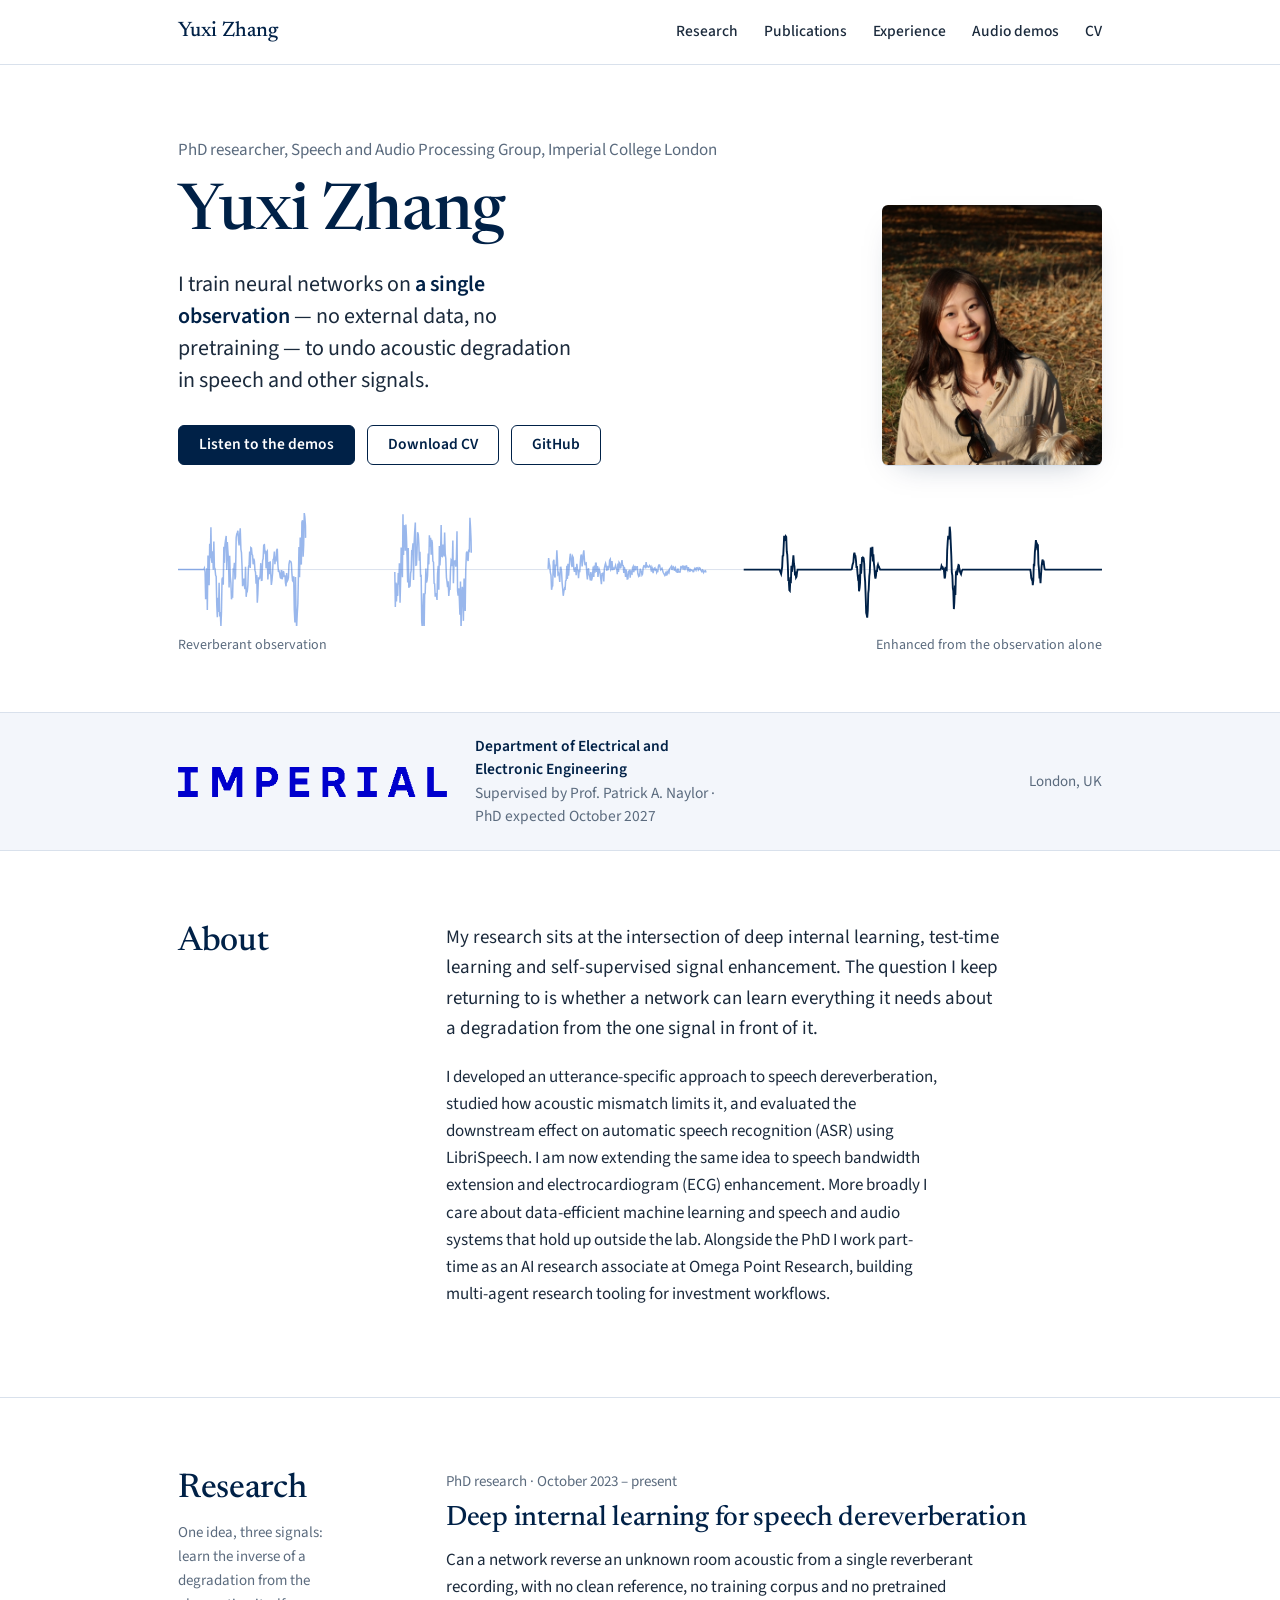
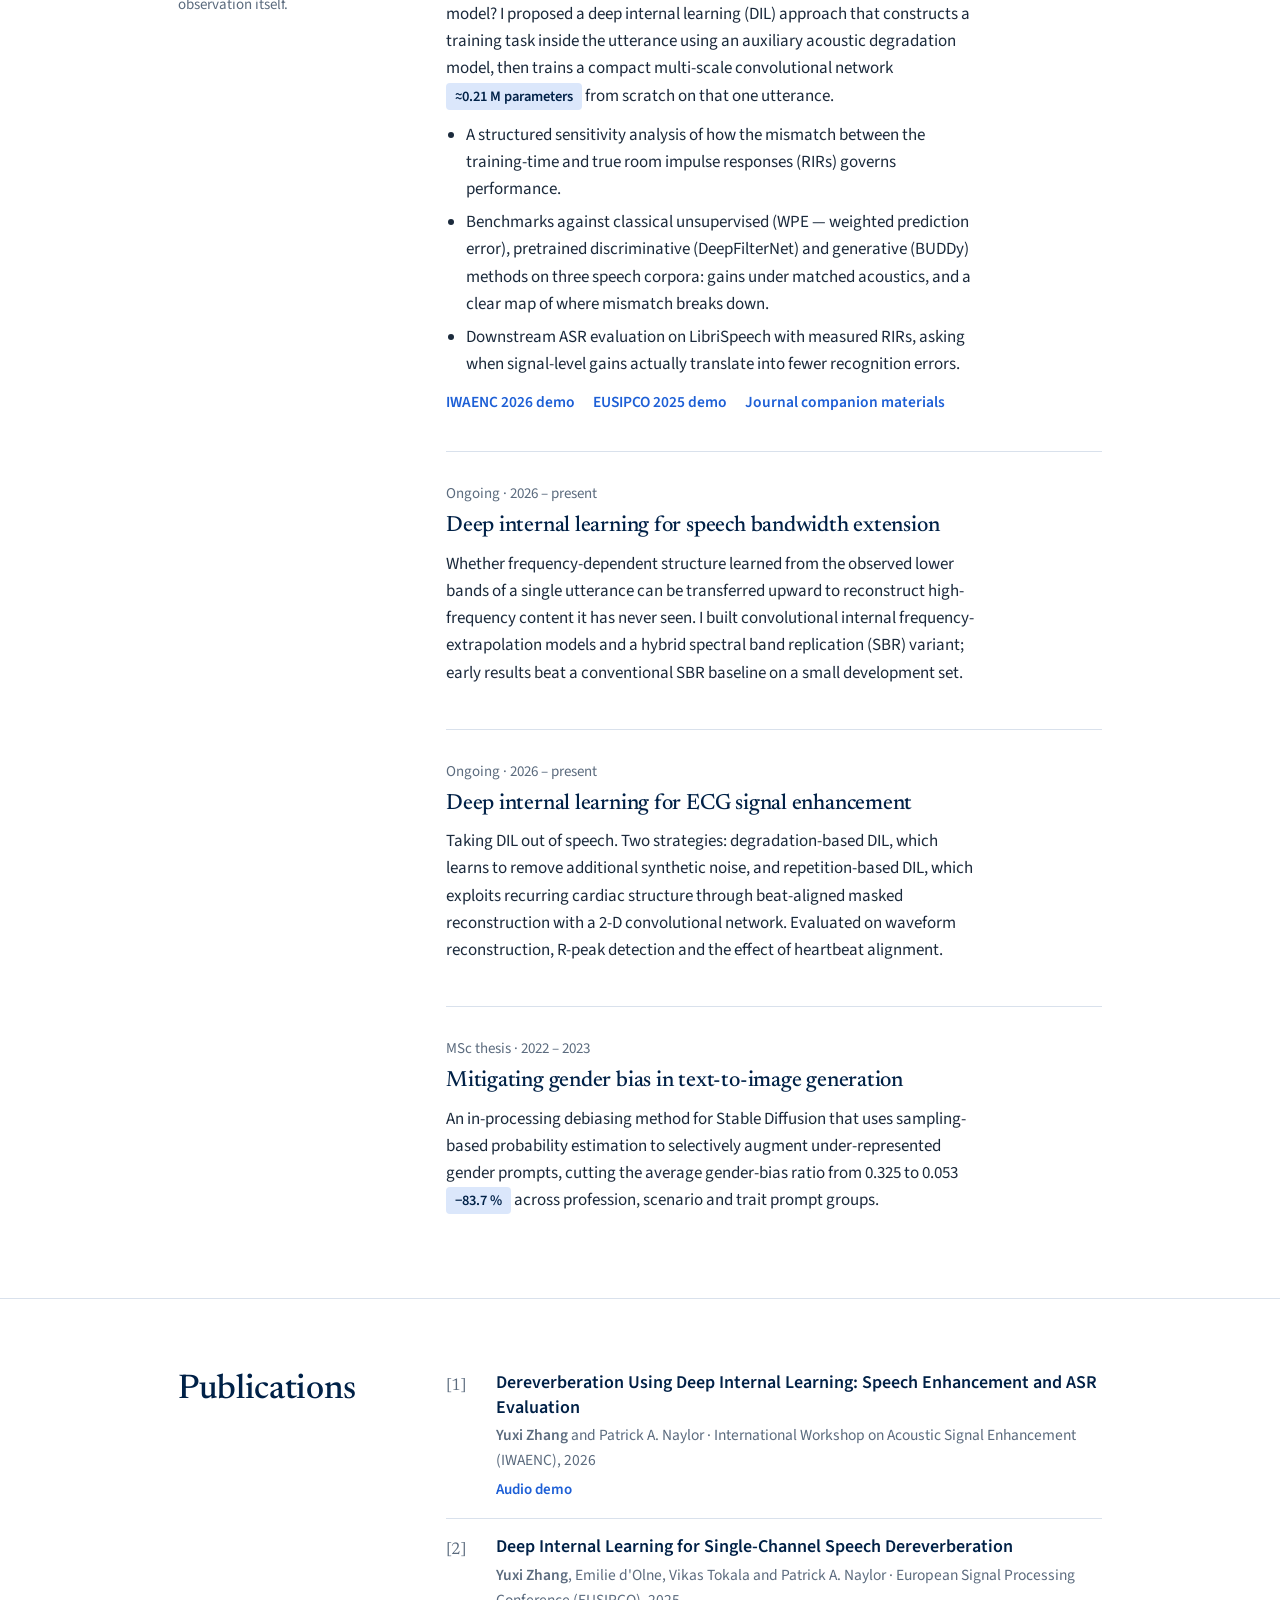
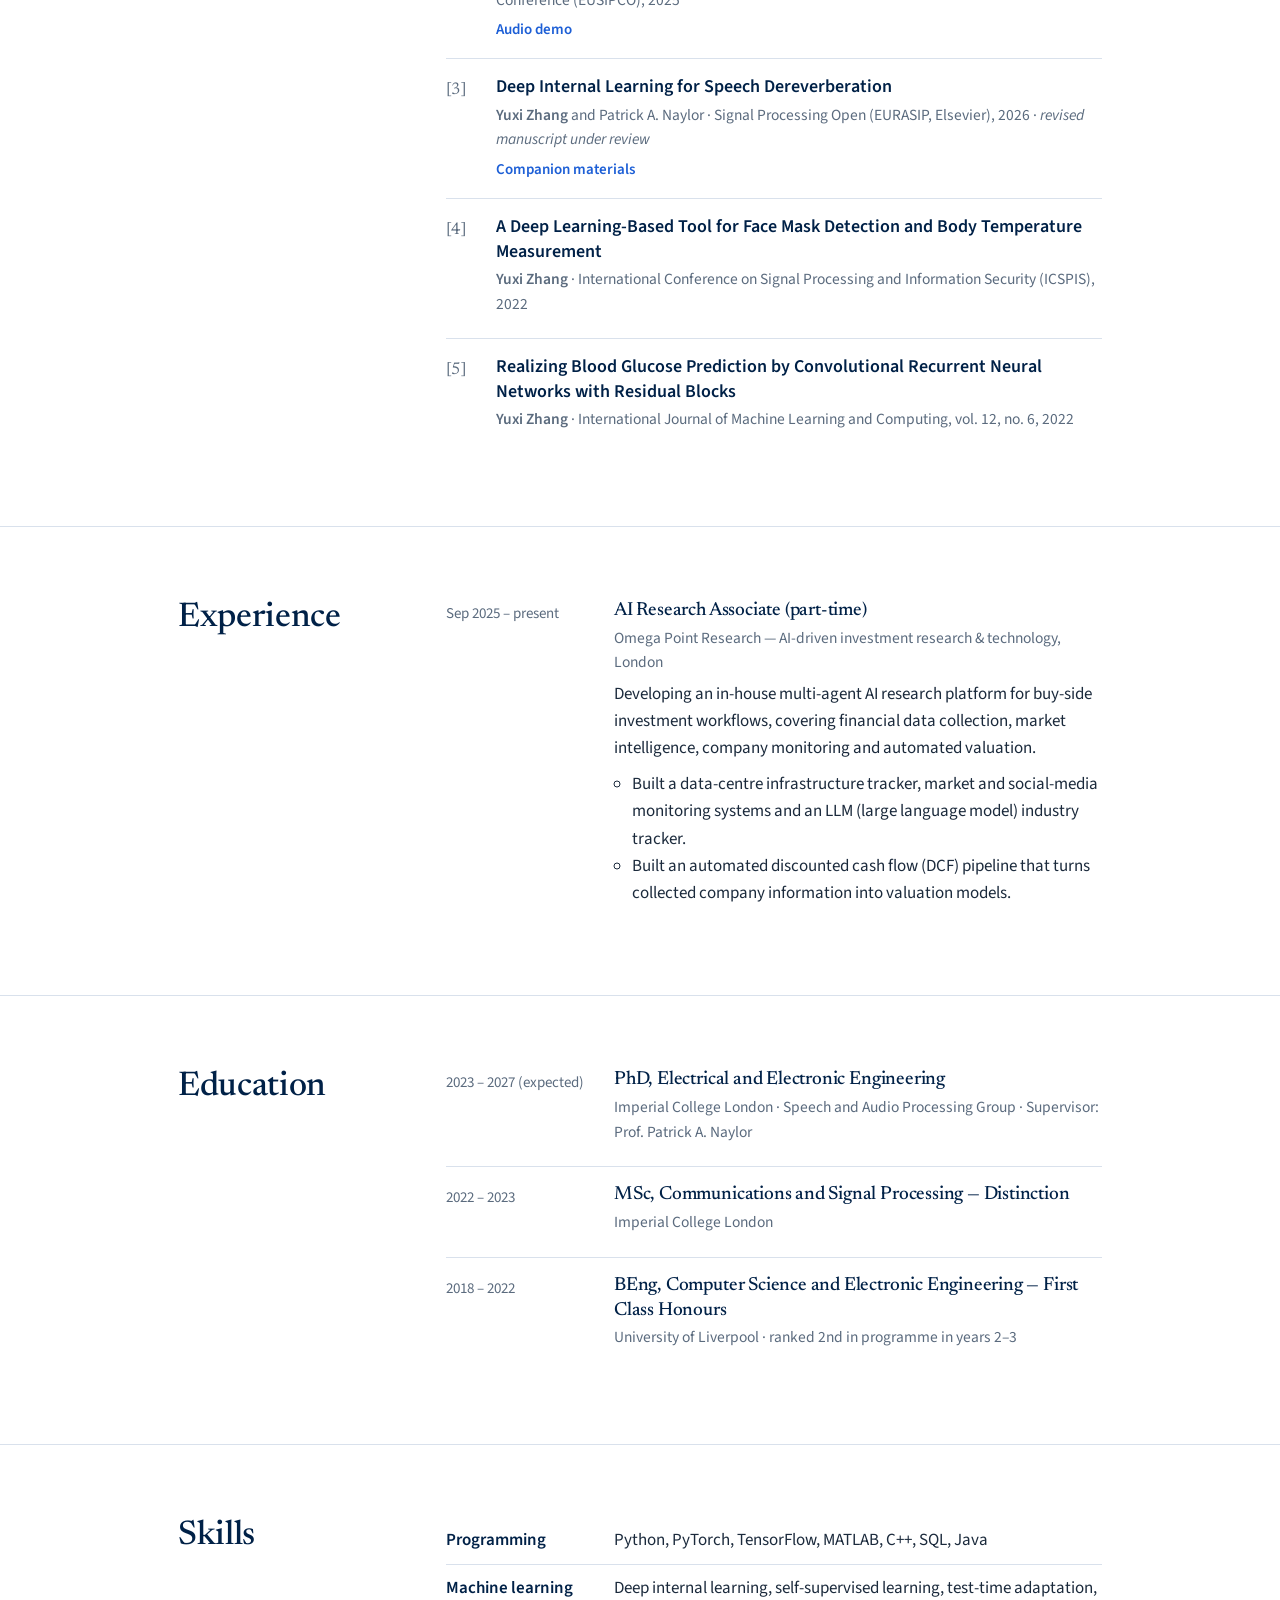
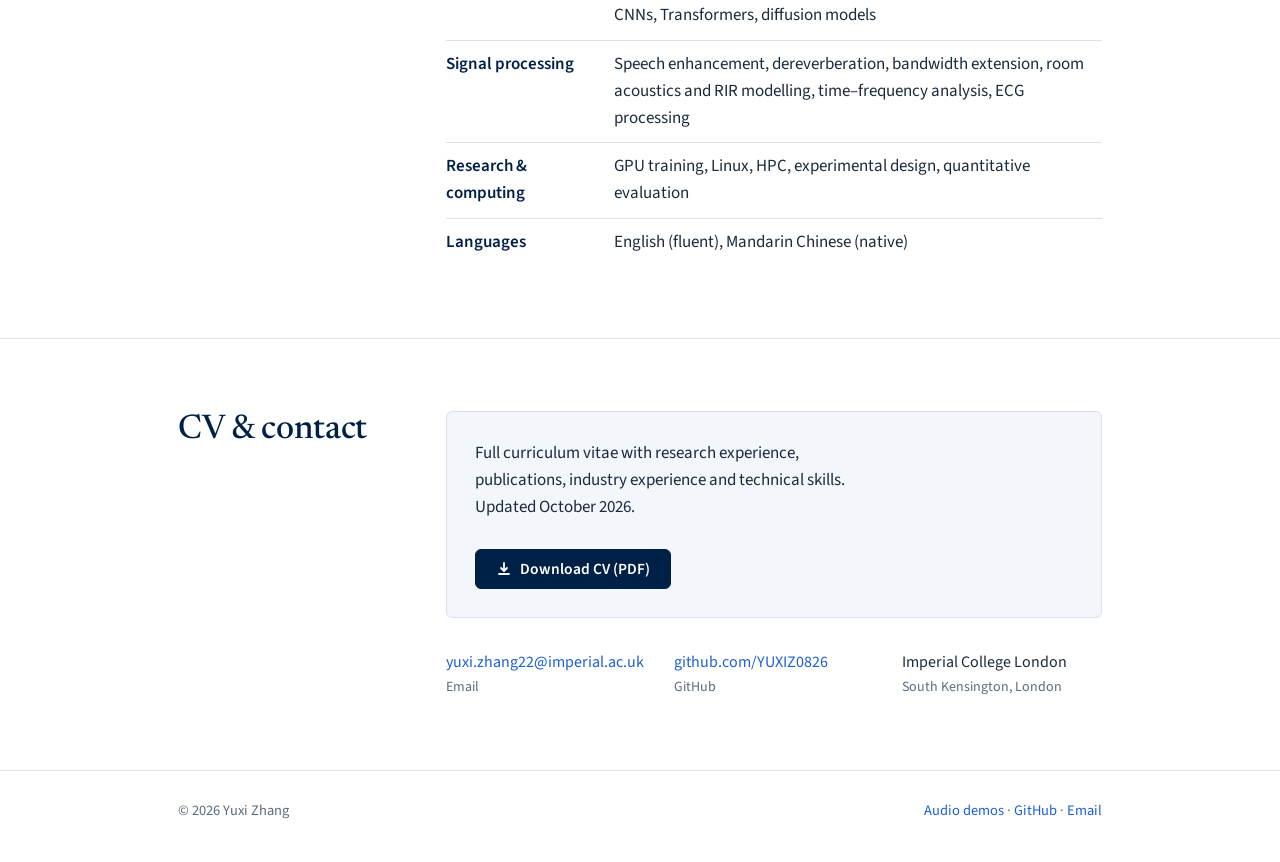
<file: index.html>
<!doctype html>
<html lang="en">
<head>
<meta charset="utf-8">
<meta name="viewport" content="width=device-width,initial-scale=1">
<meta name="description" content="Yuxi Zhang — PhD researcher in the Speech and Audio Processing Group at Imperial College London. Deep internal learning, test-time learning and self-supervised signal enhancement.">
<title>Yuxi Zhang — Speech &amp; Audio Research, Imperial College London</title>
<link rel="stylesheet" href="assets/site.css">
<meta property="og:title" content="Yuxi Zhang">
<meta property="og:description" content="PhD researcher at Imperial College London working on deep internal learning for speech and signal enhancement.">
<meta property="og:image" content="https://yuxiz0826.github.io/yuxi.jpg">
</head>
<body>

<header class="site-head">
  <div class="wrap">
    <a class="brand" href="#top">Yuxi Zhang</a>
    <nav aria-label="Sections">
      <a href="#research">Research</a>
      <a href="#publications">Publications</a>
      <a href="#experience">Experience</a>
      <a href="demos/">Audio demos</a>
      <a href="cv_yuxi_zhang.pdf">CV</a>
    </nav>
  </div>
</header>

<main id="top">

  <section class="hero">
    <div class="wrap">
      <div>
        <p class="kicker">PhD researcher, Speech and Audio Processing Group, Imperial College London</p>
        <h1>Yuxi Zhang</h1>
        <p class="lede">I train neural networks on <b>a single observation</b> — no external data, no pretraining — to undo acoustic degradation in speech and other signals.</p>
        <div class="actions">
          <a class="btn primary" href="demos/">Listen to the demos</a>
          <a class="btn" href="cv_yuxi_zhang.pdf">Download CV</a>
          <a class="btn" href="https://github.com/YUXIZ0826">GitHub</a>
        </div>
      </div>
      <img class="portrait" src="yuxi.jpg" alt="Yuxi Zhang">
    </div>
  </section>

  <div class="signal" aria-hidden="false">
    <div class="wrap">
      <svg viewBox="0 0 980 120" xmlns="http://www.w3.org/2000/svg" role="img" aria-label="A reverberant waveform on the left settling into a clean waveform on the right">
<line x1="0" y1="60.0" x2="980" y2="60.0" stroke="#d9e1ec" stroke-width="1"/>
<path class="tail draw" d="M0.0,60.0 L0.6,60.0 L1.2,60.0 L1.9,60.0 L2.5,60.0 L3.1,60.0 L3.7,60.0 L4.4,60.0 L5.0,60.0 L5.6,60.0 L6.2,60.0 L6.9,60.0 L7.5,60.0 L8.1,60.0 L8.7,60.0 L9.3,60.0 L10.0,60.0 L10.6,60.0 L11.2,60.0 L11.8,60.0 L12.5,60.0 L13.1,60.0 L13.7,60.0 L14.3,60.0 L14.9,60.0 L15.6,60.0 L16.2,60.0 L16.8,60.0 L17.4,60.0 L18.1,60.0 L18.7,60.0 L19.3,60.0 L19.9,60.0 L20.6,60.0 L21.2,60.0 L21.8,60.0 L22.4,60.0 L23.0,60.0 L23.7,60.0 L24.3,60.0 L24.9,60.0 L25.5,60.0 L26.2,60.0 L26.8,60.0 L27.4,60.0 L28.0,58.5 L28.7,62.4 L29.3,91.4 L29.9,85.5 L30.5,58.5 L31.1,103.0 L31.8,45.1 L32.4,60.4 L33.0,76.6 L33.6,32.7 L34.3,48.0 L34.9,15.0 L35.5,49.6 L36.1,52.9 L36.8,40.6 L37.4,60.1 L38.0,30.2 L38.6,58.1 L39.2,59.0 L39.9,66.0 L40.5,67.2 L41.1,97.3 L41.7,110.5 L42.4,90.0 L43.0,105.1 L43.6,74.1 L44.2,109.8 L44.8,105.0 L45.5,119.9 L46.1,105.2 L46.7,70.1 L47.3,68.4 L48.0,76.1 L48.6,35.8 L49.2,52.9 L49.8,33.5 L50.5,28.2 L51.1,24.3 L51.7,60.5 L52.3,30.8 L52.9,40.1 L53.6,51.3 L54.2,79.1 L54.8,45.3 L55.4,66.8 L56.1,74.4 L56.7,91.5 L57.3,88.3 L57.9,88.7 L58.6,58.6 L59.2,60.6 L59.8,52.7 L60.4,70.4 L61.0,67.5 L61.7,26.0 L62.3,22.3 L62.9,21.0 L63.5,18.8 L64.2,28.9 L64.8,34.3 L65.4,23.0 L66.0,16.2 L66.7,38.5 L67.3,42.1 L67.9,56.2 L68.5,77.6 L69.1,72.2 L69.8,69.5 L70.4,76.7 L71.0,80.8 L71.6,57.0 L72.3,88.9 L72.9,82.2 L73.5,82.8 L74.1,76.4 L74.7,57.6 L75.4,54.5 L76.0,40.8 L76.6,58.4 L77.2,36.6 L77.9,37.2 L78.5,43.8 L79.1,44.7 L79.7,54.4 L80.4,48.4 L81.0,51.0 L81.6,60.6 L82.2,62.8 L82.8,74.9 L83.5,65.7 L84.1,95.1 L84.7,86.0 L85.3,69.2 L86.0,69.9 L86.6,69.4 L87.2,65.6 L87.8,53.2 L88.5,71.4 L89.1,71.3 L89.7,50.8 L90.3,48.3 L90.9,34.1 L91.6,33.7 L92.2,41.1 L92.8,39.9 L93.4,58.7 L94.1,41.5 L94.7,40.5 L95.3,70.4 L95.9,60.8 L96.6,52.1 L97.2,64.9 L97.8,51.1 L98.4,64.9 L99.0,76.2 L99.7,71.0 L100.3,63.8 L100.9,49.1 L101.5,48.9 L102.2,40.8 L102.8,54.3 L103.4,46.1 L104.0,51.5 L104.6,39.8 L105.3,37.9 L105.9,54.7 L106.5,61.6 L107.1,61.4 L107.8,63.9 L108.4,67.9 L109.0,69.6 L109.6,60.5 L110.3,70.3 L110.9,68.5 L111.5,62.0 L112.1,62.4 L112.7,67.8 L113.4,66.0 L114.0,74.1 L114.6,77.7 L115.2,63.7 L115.9,72.2 L116.5,71.1 L117.1,68.5 L117.7,54.4 L118.4,50.8 L119.0,51.2 L119.6,51.5 L120.2,53.2 L120.8,64.0 L121.5,71.9 L122.1,72.7 L122.7,67.2 L123.3,102.1 L124.0,116.2 L124.6,67.8 L125.2,107.2 L125.8,121.2 L126.5,106.4 L127.1,96.2 L127.7,67.7 L128.3,36.2 L128.9,68.2 L129.6,26.1 L130.2,49.9 L130.8,54.7 L131.4,9.6 L132.1,7.7 L132.7,46.3 L133.3,33.7 L133.9,0.0 L134.5,3.9 L135.2,13.6 L135.8,74.8 L136.4,76.0 L137.0,36.9 L137.7,90.2 L138.3,104.5 L138.9,83.3 L139.5,61.0 L140.2,71.8 L140.8,37.8 L141.4,23.7 L142.0,83.6 L142.6,54.8 L143.3,40.6 L143.9,63.9 L144.5,27.7 L145.1,56.7 L145.8,55.6 L146.4,19.5 L147.0,28.7 L147.6,39.5 L148.3,45.2 L148.9,76.7 L149.5,65.1 L150.1,83.4 L150.7,72.2 L151.4,125.1 L152.0,93.3 L152.6,99.8 L153.2,105.1 L153.9,119.9 L154.5,85.1 L155.1,107.2 L155.7,75.0 L156.4,69.1 L157.0,61.5 L157.6,26.7 L158.2,46.3 L158.8,29.3 L159.5,18.7 L160.1,63.9 L160.7,32.1 L161.3,52.5 L162.0,70.9 L162.6,66.7 L163.2,59.2 L163.8,73.4 L164.4,78.1 L165.1,91.2 L165.7,55.7 L166.3,76.9 L166.9,57.2 L167.6,53.5 L168.2,72.2 L168.8,52.2 L169.4,48.1 L170.1,51.4 L170.7,53.3 L171.3,26.5 L171.9,32.2 L172.5,26.5 L173.2,28.0 L173.8,39.4 L174.4,32.7 L175.0,42.0 L175.7,45.7 L176.3,73.2 L176.9,68.4 L177.5,81.8 L178.2,89.1 L178.8,62.2 L179.4,77.0 L180.0,93.7 L180.6,87.9 L181.3,55.6 L181.9,51.7 L182.5,61.4 L183.1,42.2 L183.8,45.7 L184.4,36.1 L185.0,58.4 L185.6,62.3 L186.3,67.3 L186.9,39.7 L187.5,65.0 L188.1,66.7 L188.7,51.3 L189.4,84.7 L190.0,92.6 L190.6,68.4 L191.2,99.3 L191.9,80.8 L192.5,85.0 L193.1,102.8 L193.7,95.1 L194.3,67.6 L195.0,73.2 L195.6,71.3 L196.2,59.8 L196.8,49.6 L197.5,49.1 L198.1,58.8 L198.7,31.6 L199.3,47.7 L200.0,43.0 L200.6,29.3 L201.2,41.2 L201.8,53.1 L202.4,52.4 L203.1,41.1 L203.7,73.8 L204.3,70.3 L204.9,78.2 L205.6,52.3 L206.2,57.9 L206.8,50.4 L207.4,71.5 L208.1,53.7 L208.7,46.5 L209.3,51.9 L209.9,63.0 L210.5,57.0 L211.2,37.8 L211.8,32.8 L212.4,54.0 L213.0,44.0 L213.7,48.7 L214.3,33.7 L214.9,35.9 L215.5,57.1 L216.2,53.9 L216.8,48.5 L217.4,76.0 L218.0,71.4 L218.6,78.8 L219.3,61.9 L219.9,83.4 L220.5,63.0 L221.1,82.8 L221.8,70.8 L222.4,65.7 L223.0,68.5 L223.6,75.2 L224.2,49.1 L224.9,33.0 L225.5,55.9 L226.1,32.6 L226.7,22.7 L227.4,27.7 L228.0,23.4 L228.6,39.3 L229.2,53.7 L229.9,60.6 L230.5,99.8 L231.1,73.7 L231.7,93.9 L232.3,74.9 L233.0,87.9 L233.6,63.6 L234.2,76.0 L234.8,53.3 L235.5,95.2 L236.1,72.7 L236.7,36.7 L237.3,46.0 L238.0,68.1 L238.6,1.4 L239.2,44.4 L239.8,12.9 L240.4,15.4 L241.1,39.9 L241.7,12.2 L242.3,25.6 L242.9,45.2 L243.6,73.8 L244.2,37.2 L244.8,79.3 L245.4,77.1 L246.1,77.2 L246.7,64.0 L247.3,60.8 L247.9,39.3 L248.5,41.1 L249.2,32.2 L249.8,71.1 L250.4,32.4 L251.0,20.2 L251.7,10.0 L252.3,55.3 L252.9,55.1 L253.5,42.5 L254.1,20.4 L254.8,22.6 L255.4,32.4 L256.0,50.7 L256.6,41.1 L257.3,67.9 L257.9,65.6 L258.5,115.2 L259.1,121.8 L259.8,100.7 L260.4,85.1 L261.0,126.8 L261.6,86.5 L262.2,84.9 L262.9,59.0 L263.5,73.8 L264.1,71.8 L264.7,66.2 L265.4,43.1 L266.0,54.5 L266.6,23.7 L267.2,35.7 L267.9,26.3 L268.5,44.2 L269.1,28.4 L269.7,31.6 L270.3,51.0 L271.0,52.2 L271.6,74.6 L272.2,75.3 L272.8,88.7 L273.5,84.9 L274.1,86.9 L274.7,92.3 L275.3,64.4 L276.0,56.1 L276.6,81.4 L277.2,35.0 L277.8,55.6 L278.4,45.7 L279.1,12.8 L279.7,45.6 L280.3,46.0 L280.9,33.5 L281.6,39.6 L282.2,46.1 L282.8,20.6 L283.4,43.0 L284.0,48.1 L284.7,68.4 L285.3,72.8 L285.9,78.7 L286.5,72.4 L287.2,88.0 L287.8,80.5 L288.4,80.7 L289.0,60.3 L289.7,49.8 L290.3,50.8 L290.9,56.3 L291.5,29.1 L292.1,74.4 L292.8,50.4 L293.4,52.3 L294.0,51.5 L294.6,56.9 L295.3,47.3 L295.9,19.3 L296.5,82.5 L297.1,87.8 L297.8,79.9 L298.4,91.1 L299.0,107.8 L299.6,72.7 L300.2,123.9 L300.9,91.7 L301.5,78.3 L302.1,88.0 L302.7,114.4 L303.4,69.6 L304.0,97.5 L304.6,103.8 L305.2,59.8 L305.9,42.4 L306.5,41.0 L307.1,49.0 L307.7,50.9 L308.3,38.8 L309.0,41.6 L309.6,5.1 L310.2,14.9 L310.8,28.5 L311.5,69.5 L312.1,45.4 L312.7,69.6 L313.3,35.2 L313.9,41.2 L314.6,56.1 L315.2,82.5 L315.8,79.8 L316.4,72.7 L317.1,38.4 L317.7,45.9 L318.3,33.8 L318.9,26.1 L319.6,-4.9 L320.2,44.6 L320.8,-6.5 L321.4,48.1 L322.0,48.0 L322.7,-11.0 L323.3,27.4 L323.9,62.0 L324.5,82.7 L325.2,57.1 L325.8,54.8 L326.4,59.9 L327.0,117.6 L327.7,72.5 L328.3,100.2 L328.9,70.9 L329.5,94.2 L330.1,118.1 L330.8,58.7 L331.4,96.8 L332.0,69.8 L332.6,87.5 L333.3,70.3 L333.9,36.7 L334.5,76.1 L335.1,50.4 L335.8,23.9 L336.4,26.5 L337.0,61.2 L337.6,64.8 L338.2,62.4 L338.9,59.2 L339.5,76.7 L340.1,79.3 L340.7,112.0 L341.4,64.4 L342.0,105.4 L342.6,106.6 L343.2,60.8 L343.8,98.6 L344.5,78.8 L345.1,80.5 L345.7,39.0 L346.3,36.0 L347.0,30.8 L347.6,58.2 L348.2,33.6 L348.8,20.8 L349.5,25.4 L350.1,20.4 L350.7,13.2 L351.3,21.4 L351.9,64.0 L352.6,42.3 L353.2,79.7 L353.8,50.3 L354.4,54.3 L355.1,67.7 L355.7,52.4 L356.3,59.7 L356.9,84.4 L357.6,77.0 L358.2,69.1 L358.8,56.1 L359.4,64.7 L360.0,62.2 L360.7,42.1 L361.3,48.6 L361.9,19.4 L362.5,51.5 L363.2,42.7 L363.8,60.5 L364.4,61.6 L365.0,52.5 L365.7,49.0 L366.3,91.9 L366.9,63.8 L367.5,82.3 L368.1,79.8 L368.8,79.2 L369.4,96.7 L370.0,104.2 L370.6,72.6 L371.3,84.2 L371.9,65.5 L372.5,70.6 L373.1,59.5 L373.7,46.6 L374.4,43.1 L375.0,42.6 L375.6,67.6 L376.2,52.5 L376.9,43.6 L377.5,70.9 L378.1,77.0 L378.7,60.6 L379.4,52.9 L380.0,57.8 L380.6,56.7 L381.2,67.0 L381.8,58.7 L382.5,63.0 L383.1,61.8 L383.7,69.3 L384.3,76.0 L385.0,66.8 L385.6,51.0 L386.2,46.4 L386.8,45.9 L387.5,37.7 L388.1,34.0 L388.7,24.0 L389.3,30.8 L389.9,53.4 L390.6,29.5 L391.2,44.3 L391.8,51.9 L392.4,63.0 L393.1,47.7 L393.7,53.3 L394.3,56.0 L394.9,63.1 L395.6,66.1 L396.2,81.4 L396.8,78.0 L397.4,77.4 L398.0,51.5 L398.7,49.5 L399.3,65.8 L399.9,68.4 L400.5,54.6 L401.2,56.1 L401.8,39.5 L402.4,50.0 L403.0,65.0 L403.6,64.0 L404.3,67.1 L404.9,73.1 L405.5,57.8 L406.1,57.7 L406.8,62.1 L407.4,74.1 L408.0,80.2 L408.6,87.8 L409.3,82.7 L409.9,80.3 L410.5,81.6 L411.1,71.9 L411.7,71.3 L412.4,55.9 L413.0,69.9 L413.6,53.8 L414.2,66.6 L414.9,57.7 L415.5,48.2 L416.1,43.2 L416.7,45.7 L417.4,54.8 L418.0,57.3 L418.6,46.1 L419.2,47.3 L419.8,59.1 L420.5,62.3 L421.1,59.9 L421.7,57.6 L422.3,66.0 L423.0,53.8 L423.6,59.0 L424.2,60.9 L424.8,69.1 L425.5,60.5 L426.1,62.8 L426.7,52.3 L427.3,45.5 L427.9,44.1 L428.6,56.6 L429.2,51.2 L429.8,43.9 L430.4,39.5 L431.1,50.0 L431.7,55.4 L432.3,53.3 L432.9,53.0 L433.5,63.2 L434.2,70.4 L434.8,60.2 L435.4,58.6 L436.0,65.2 L436.7,67.2 L437.3,71.6 L437.9,62.7 L438.5,71.7 L439.2,69.2 L439.8,63.6 L440.4,56.9 L441.0,67.9 L441.6,55.8 L442.3,63.2 L442.9,53.3 L443.5,53.3 L444.1,62.5 L444.8,56.2 L445.4,67.9 L446.0,62.4 L446.6,59.4 L447.3,61.6 L447.9,65.9 L448.5,70.7 L449.1,75.4 L449.7,63.6 L450.4,66.7 L451.0,63.1 L451.6,72.6 L452.2,58.8 L452.9,55.4 L453.5,53.4 L454.1,56.0 L454.7,61.1 L455.4,59.3 L456.0,56.0 L456.6,58.9 L457.2,57.8 L457.8,50.1 L458.5,49.0 L459.1,60.0 L459.7,58.9 L460.3,51.1 L461.0,60.6 L461.6,58.3 L462.2,59.3 L462.8,59.4 L463.4,57.7 L464.1,55.6 L464.7,58.5 L465.3,58.6 L465.9,64.8 L466.6,53.7 L467.2,62.5 L467.8,52.4 L468.4,53.3 L469.1,58.1 L469.7,57.9 L470.3,53.6 L470.9,49.9 L471.5,55.7 L472.2,55.9 L472.8,63.5 L473.4,57.1 L474.0,60.6 L474.7,67.9 L475.3,60.0 L475.9,65.1 L476.5,70.0 L477.2,69.7 L477.8,62.0 L478.4,61.5 L479.0,61.0 L479.6,68.7 L480.3,60.7 L480.9,64.4 L481.5,64.7 L482.1,58.1 L482.8,56.7 L483.4,62.8 L484.0,59.3 L484.6,56.0 L485.3,60.8 L485.9,57.6 L486.5,58.1 L487.1,56.4 L487.7,64.2 L488.4,66.4 L489.0,64.4 L489.6,67.5 L490.2,59.3 L490.9,60.9 L491.5,62.4 L492.1,65.8 L492.7,64.7 L493.3,58.6 L494.0,56.2 L494.6,56.6 L495.2,56.0 L495.8,58.8 L496.5,52.0 L497.1,56.8 L497.7,56.2 L498.3,57.2 L499.0,57.4 L499.6,56.9 L500.2,55.7 L500.8,56.7 L501.4,58.1 L502.1,62.2 L502.7,57.7 L503.3,59.2 L503.9,63.8 L504.6,60.1 L505.2,58.6 L505.8,58.1 L506.4,61.3 L507.1,59.1 L507.7,63.1 L508.3,61.8 L508.9,61.9 L509.5,56.5 L510.2,55.1 L510.8,55.2 L511.4,58.3 L512.0,60.2 L512.7,59.1 L513.3,58.5 L513.9,60.6 L514.5,62.9 L515.2,64.0 L515.8,65.2 L516.4,66.3 L517.0,65.5 L517.6,62.1 L518.3,66.4 L518.9,62.6 L519.5,63.7 L520.1,61.8 L520.8,63.1 L521.4,59.0 L522.0,58.4 L522.6,57.7 L523.2,56.6 L523.9,60.4 L524.5,58.4 L525.1,56.9 L525.7,57.5 L526.4,61.2 L527.0,58.9 L527.6,57.9 L528.2,61.6 L528.9,61.2 L529.5,63.4 L530.1,58.9 L530.7,61.0 L531.3,62.7 L532.0,62.6 L532.6,62.6 L533.2,57.5 L533.8,58.2 L534.5,56.7 L535.1,56.4 L535.7,59.9 L536.3,57.5 L537.0,58.9 L537.6,56.0 L538.2,58.5 L538.8,56.8 L539.4,56.3 L540.1,59.3 L540.7,60.8 L541.3,57.5 L541.9,60.5 L542.6,61.3 L543.2,60.0 L543.8,61.1 L544.4,60.4 L545.1,60.8 L545.7,61.0 L546.3,62.3 L546.9,62.2 L547.5,59.9 L548.2,58.6 L548.8,59.6 L549.4,60.7 L550.0,58.3 L550.7,58.6 L551.3,58.1 L551.9,60.6 L552.5,59.8 L553.1,58.2 L553.8,58.7 L554.4,60.3 L555.0,61.4 L555.6,62.2 L556.3,60.4 L556.9,60.9 L557.5,63.1 L558.1,62.0 L558.8,61.4 L559.4,61.2 L560.0,63.2"/>
<path class="clean draw" d="M600.0,60.0 L600.5,60.0 L601.1,60.0 L601.6,60.0 L602.2,60.0 L602.7,60.0 L603.3,60.0 L603.8,60.0 L604.3,60.0 L604.9,60.0 L605.4,60.0 L606.0,60.0 L606.5,60.0 L607.1,60.0 L607.6,60.0 L608.2,60.0 L608.7,60.0 L609.2,60.0 L609.8,60.0 L610.3,60.0 L610.9,60.0 L611.4,60.0 L612.0,60.0 L612.5,60.0 L613.0,60.0 L613.6,60.0 L614.1,60.0 L614.7,60.0 L615.2,60.0 L615.8,60.0 L616.3,60.0 L616.9,60.0 L617.4,60.0 L617.9,60.0 L618.5,60.0 L619.0,60.0 L619.6,60.0 L620.1,60.0 L620.7,60.0 L621.2,60.0 L621.7,60.0 L622.3,60.0 L622.8,60.0 L623.4,60.0 L623.9,60.0 L624.5,60.0 L625.0,60.0 L625.6,60.0 L626.1,60.0 L626.6,60.0 L627.2,60.0 L627.7,60.0 L628.3,60.0 L628.8,60.0 L629.4,60.0 L629.9,60.0 L630.4,60.0 L631.0,60.0 L631.5,60.0 L632.1,60.0 L632.6,60.0 L633.2,60.0 L633.7,60.0 L634.2,60.0 L634.8,60.0 L635.3,60.0 L635.9,60.0 L636.4,60.0 L637.0,60.0 L637.5,60.0 L638.1,60.1 L638.6,62.0 L639.1,63.0 L639.7,64.6 L640.2,61.4 L640.8,57.1 L641.3,45.7 L641.9,45.3 L642.4,35.4 L642.9,24.1 L643.5,28.7 L644.0,28.1 L644.6,24.7 L645.1,25.3 L645.7,41.1 L646.2,44.0 L646.8,55.6 L647.3,72.0 L647.8,70.9 L648.4,81.9 L648.9,82.5 L649.5,68.1 L650.0,74.6 L650.6,56.1 L651.1,62.4 L651.6,58.2 L652.2,51.2 L652.7,44.8 L653.3,54.1 L653.8,56.5 L654.4,66.3 L654.9,62.1 L655.5,68.4 L656.0,67.5 L656.5,63.5 L657.1,60.0 L657.6,60.0 L658.2,60.0 L658.7,60.0 L659.3,60.0 L659.8,60.0 L660.3,60.0 L660.9,60.0 L661.4,60.0 L662.0,60.0 L662.5,60.0 L663.1,60.0 L663.6,60.0 L664.1,60.0 L664.7,60.0 L665.2,60.0 L665.8,60.0 L666.3,60.0 L666.9,60.0 L667.4,60.0 L668.0,60.0 L668.5,60.0 L669.0,60.0 L669.6,60.0 L670.1,60.0 L670.7,60.0 L671.2,60.0 L671.8,60.0 L672.3,60.0 L672.8,60.0 L673.4,60.0 L673.9,60.0 L674.5,60.0 L675.0,60.0 L675.6,60.0 L676.1,60.0 L676.7,60.0 L677.2,60.0 L677.7,60.0 L678.3,60.0 L678.8,60.0 L679.4,60.0 L679.9,60.0 L680.5,60.0 L681.0,60.0 L681.5,60.0 L682.1,60.0 L682.6,60.0 L683.2,60.0 L683.7,60.0 L684.3,60.0 L684.8,60.0 L685.4,60.0 L685.9,60.0 L686.4,60.0 L687.0,60.0 L687.5,60.0 L688.1,60.0 L688.6,60.0 L689.2,60.0 L689.7,60.0 L690.2,60.0 L690.8,60.0 L691.3,60.0 L691.9,60.0 L692.4,60.0 L693.0,60.0 L693.5,60.0 L694.0,60.0 L694.6,60.0 L695.1,60.0 L695.7,60.0 L696.2,60.0 L696.8,60.0 L697.3,60.0 L697.9,60.0 L698.4,60.0 L698.9,60.0 L699.5,60.0 L700.0,60.0 L700.6,60.0 L701.1,60.0 L701.7,60.0 L702.2,60.0 L702.7,60.0 L703.3,60.0 L703.8,60.0 L704.4,60.0 L704.9,60.0 L705.5,60.0 L706.0,60.0 L706.6,60.0 L707.1,60.0 L707.6,60.0 L708.2,60.0 L708.7,60.0 L709.3,60.0 L709.8,60.0 L710.4,60.0 L710.9,60.0 L711.4,60.0 L712.0,60.0 L712.5,60.0 L713.1,60.0 L713.6,60.0 L714.2,59.8 L714.7,59.4 L715.3,55.3 L715.8,53.7 L716.3,52.3 L716.9,44.2 L717.4,42.0 L718.0,44.9 L718.5,45.5 L719.1,50.7 L719.6,58.4 L720.1,56.3 L720.7,64.2 L721.2,69.1 L721.8,68.0 L722.3,83.0 L722.9,79.5 L723.4,74.0 L723.9,54.2 L724.5,64.3 L725.0,56.5 L725.6,46.6 L726.1,51.5 L726.7,47.4 L727.2,47.9 L727.8,53.6 L728.3,66.7 L728.8,72.9 L729.4,89.3 L729.9,105.9 L730.5,108.2 L731.0,111.0 L731.6,103.3 L732.1,85.3 L732.6,81.1 L733.2,67.0 L733.7,63.1 L734.3,48.3 L734.8,36.7 L735.4,40.5 L735.9,46.1 L736.5,35.9 L737.0,51.5 L737.5,43.9 L738.1,53.4 L738.6,57.8 L739.2,66.8 L739.7,69.6 L740.3,66.4 L740.8,60.7 L741.3,62.4 L741.9,56.4 L742.4,54.8 L743.0,57.1 L743.5,57.0 L744.1,58.8 L744.6,60.0 L745.2,60.0 L745.7,60.0 L746.2,60.0 L746.8,60.0 L747.3,60.0 L747.9,60.0 L748.4,60.0 L749.0,60.0 L749.5,60.0 L750.0,60.0 L750.6,60.0 L751.1,60.0 L751.7,60.0 L752.2,60.0 L752.8,60.0 L753.3,60.0 L753.8,60.0 L754.4,60.0 L754.9,60.0 L755.5,60.0 L756.0,60.0 L756.6,60.0 L757.1,60.0 L757.7,60.0 L758.2,60.0 L758.7,60.0 L759.3,60.0 L759.8,60.0 L760.4,60.0 L760.9,60.0 L761.5,60.0 L762.0,60.0 L762.5,60.0 L763.1,60.0 L763.6,60.0 L764.2,60.0 L764.7,60.0 L765.3,60.0 L765.8,60.0 L766.4,60.0 L766.9,60.0 L767.4,60.0 L768.0,60.0 L768.5,60.0 L769.1,60.0 L769.6,60.0 L770.2,60.0 L770.7,60.0 L771.2,60.0 L771.8,60.0 L772.3,60.0 L772.9,60.0 L773.4,60.0 L774.0,60.0 L774.5,60.0 L775.1,60.0 L775.6,60.0 L776.1,60.0 L776.7,60.0 L777.2,60.0 L777.8,60.0 L778.3,60.0 L778.9,60.0 L779.4,60.0 L779.9,60.0 L780.5,60.0 L781.0,60.0 L781.6,60.0 L782.1,60.0 L782.7,60.0 L783.2,60.0 L783.7,60.0 L784.3,60.0 L784.8,60.0 L785.4,60.0 L785.9,60.0 L786.5,60.0 L787.0,60.0 L787.6,60.0 L788.1,60.0 L788.6,60.0 L789.2,60.0 L789.7,60.0 L790.3,60.0 L790.8,60.0 L791.4,60.0 L791.9,60.0 L792.4,60.0 L793.0,60.0 L793.5,60.0 L794.1,60.0 L794.6,60.0 L795.2,60.0 L795.7,60.0 L796.3,60.0 L796.8,60.0 L797.3,60.0 L797.9,60.0 L798.4,60.0 L799.0,60.0 L799.5,60.0 L800.1,60.0 L800.6,60.0 L801.1,60.0 L801.7,60.0 L802.2,60.0 L802.8,60.0 L803.3,60.0 L803.9,60.0 L804.4,60.0 L804.9,60.0 L805.5,60.0 L806.0,60.0 L806.6,60.0 L807.1,60.0 L807.7,60.0 L808.2,60.0 L808.8,60.0 L809.3,58.7 L809.8,56.2 L810.4,57.7 L810.9,57.5 L811.5,60.2 L812.0,57.9 L812.6,63.2 L813.1,69.4 L813.6,67.6 L814.2,59.0 L814.7,59.6 L815.3,60.1 L815.8,40.1 L816.4,30.0 L816.9,24.1 L817.5,26.8 L818.0,27.8 L818.5,14.5 L819.1,20.4 L819.6,31.9 L820.2,45.6 L820.7,62.7 L821.3,66.3 L821.8,79.6 L822.3,82.7 L822.9,101.9 L823.4,94.7 L824.0,76.9 L824.5,87.0 L825.1,63.0 L825.6,61.4 L826.2,65.9 L826.7,59.5 L827.2,57.7 L827.8,55.2 L828.3,55.5 L828.9,63.1 L829.4,61.5 L830.0,63.9 L830.5,64.9 L831.0,62.6 L831.6,61.0 L832.1,60.0 L832.7,60.0 L833.2,60.0 L833.8,60.0 L834.3,60.0 L834.8,60.0 L835.4,60.0 L835.9,60.0 L836.5,60.0 L837.0,60.0 L837.6,60.0 L838.1,60.0 L838.7,60.0 L839.2,60.0 L839.7,60.0 L840.3,60.0 L840.8,60.0 L841.4,60.0 L841.9,60.0 L842.5,60.0 L843.0,60.0 L843.5,60.0 L844.1,60.0 L844.6,60.0 L845.2,60.0 L845.7,60.0 L846.3,60.0 L846.8,60.0 L847.4,60.0 L847.9,60.0 L848.4,60.0 L849.0,60.0 L849.5,60.0 L850.1,60.0 L850.6,60.0 L851.2,60.0 L851.7,60.0 L852.2,60.0 L852.8,60.0 L853.3,60.0 L853.9,60.0 L854.4,60.0 L855.0,60.0 L855.5,60.0 L856.1,60.0 L856.6,60.0 L857.1,60.0 L857.7,60.0 L858.2,60.0 L858.8,60.0 L859.3,60.0 L859.9,60.0 L860.4,60.0 L860.9,60.0 L861.5,60.0 L862.0,60.0 L862.6,60.0 L863.1,60.0 L863.7,60.0 L864.2,60.0 L864.7,60.0 L865.3,60.0 L865.8,60.0 L866.4,60.0 L866.9,60.0 L867.5,60.0 L868.0,60.0 L868.6,60.0 L869.1,60.0 L869.6,60.0 L870.2,60.0 L870.7,60.0 L871.3,60.0 L871.8,60.0 L872.4,60.0 L872.9,60.0 L873.4,60.0 L874.0,60.0 L874.5,60.0 L875.1,60.0 L875.6,60.0 L876.2,60.0 L876.7,60.0 L877.3,60.0 L877.8,60.0 L878.3,60.0 L878.9,60.0 L879.4,60.0 L880.0,60.0 L880.5,60.0 L881.1,60.0 L881.6,60.0 L882.1,60.0 L882.7,60.0 L883.2,60.0 L883.8,60.0 L884.3,60.0 L884.9,60.0 L885.4,60.0 L886.0,60.0 L886.5,60.0 L887.0,60.0 L887.6,60.0 L888.1,60.0 L888.7,60.0 L889.2,60.0 L889.8,60.0 L890.3,60.0 L890.8,60.0 L891.4,60.0 L891.9,60.0 L892.5,60.0 L893.0,60.0 L893.6,60.0 L894.1,60.0 L894.6,60.0 L895.2,60.0 L895.7,60.0 L896.3,60.0 L896.8,60.0 L897.4,60.0 L897.9,60.0 L898.5,60.0 L899.0,60.0 L899.5,60.0 L900.1,60.0 L900.6,60.0 L901.2,60.0 L901.7,60.0 L902.3,60.0 L902.8,60.0 L903.3,60.0 L903.9,60.0 L904.4,62.7 L905.0,69.0 L905.5,70.4 L906.1,69.8 L906.6,76.5 L907.2,71.0 L907.7,53.9 L908.2,56.4 L908.8,41.5 L909.3,36.5 L909.9,28.7 L910.4,32.0 L911.0,32.2 L911.5,39.4 L912.0,33.2 L912.6,53.9 L913.1,58.7 L913.7,69.4 L914.2,66.2 L914.8,74.4 L915.3,65.7 L915.9,57.1 L916.4,53.0 L916.9,49.4 L917.5,51.9 L918.0,50.6 L918.6,55.7 L919.1,59.3 L919.7,60.0 L920.2,60.0 L920.7,60.0 L921.3,60.0 L921.8,60.0 L922.4,60.0 L922.9,60.0 L923.5,60.0 L924.0,60.0 L924.5,60.0 L925.1,60.0 L925.6,60.0 L926.2,60.0 L926.7,60.0 L927.3,60.0 L927.8,60.0 L928.4,60.0 L928.9,60.0 L929.4,60.0 L930.0,60.0 L930.5,60.0 L931.1,60.0 L931.6,60.0 L932.2,60.0 L932.7,60.0 L933.2,60.0 L933.8,60.0 L934.3,60.0 L934.9,60.0 L935.4,60.0 L936.0,60.0 L936.5,60.0 L937.1,60.0 L937.6,60.0 L938.1,60.0 L938.7,60.0 L939.2,60.0 L939.8,60.0 L940.3,60.0 L940.9,60.0 L941.4,60.0 L941.9,60.0 L942.5,60.0 L943.0,60.0 L943.6,60.0 L944.1,60.0 L944.7,60.0 L945.2,60.0 L945.8,60.0 L946.3,60.0 L946.8,60.0 L947.4,60.0 L947.9,60.0 L948.5,60.0 L949.0,60.0 L949.6,60.0 L950.1,60.0 L950.6,60.0 L951.2,60.0 L951.7,60.0 L952.3,60.0 L952.8,60.0 L953.4,60.0 L953.9,60.0 L954.4,60.0 L955.0,60.0 L955.5,60.0 L956.1,60.0 L956.6,60.0 L957.2,60.0 L957.7,60.0 L958.3,60.0 L958.8,60.0 L959.3,60.0 L959.9,60.0 L960.4,60.0 L961.0,60.0 L961.5,60.0 L962.1,60.0 L962.6,60.0 L963.1,60.0 L963.7,60.0 L964.2,60.0 L964.8,60.0 L965.3,60.0 L965.9,60.0 L966.4,60.0 L967.0,60.0 L967.5,60.0 L968.0,60.0 L968.6,60.0 L969.1,60.0 L969.7,60.0 L970.2,60.0 L970.8,60.0 L971.3,60.0 L971.8,60.0 L972.4,60.0 L972.9,60.0 L973.5,60.0 L974.0,60.0 L974.6,60.0 L975.1,60.0 L975.7,60.0 L976.2,60.0 L976.7,60.0 L977.3,60.0 L977.8,60.0 L978.4,60.0 L978.9,60.0 L979.5,60.0 L980.0,60.0"/>
</svg>
      <div class="caption"><span>Reverberant observation</span><span>Enhanced from the observation alone</span></div>
    </div>
  </div>

  <div class="affil">
    <div class="wrap">
      <a href="https://www.imperial.ac.uk/" aria-label="Imperial College London">
        <img src="assets/imperial-logo.png" alt="Imperial College London" onerror="this.replaceWith(Object.assign(document.createElement('span'),{className:'logo-fallback',textContent:'Imperial College London'}))">
      </a>
      <div class="text"><b>Department of Electrical and Electronic Engineering</b><br>Supervised by Prof. Patrick A. Naylor · PhD expected October 2027</div>
      <div class="spacer"></div>
      <div class="meta">London, UK</div>
    </div>
  </div>

  <section class="block" id="about">
    <div class="wrap">
      <div>
        <h2>About</h2>
      </div>
      <div>
        <p style="font-size:19px;max-width:62ch">My research sits at the intersection of deep internal learning, test-time learning and self-supervised signal enhancement. The question I keep returning to is whether a network can learn everything it needs about a degradation from the one signal in front of it.</p>
        <p style="max-width:62ch">I developed an utterance-specific approach to speech dereverberation, studied how acoustic mismatch limits it, and evaluated the downstream effect on automatic speech recognition (ASR) using LibriSpeech. I am now extending the same idea to speech bandwidth extension and electrocardiogram (ECG) enhancement. More broadly I care about data-efficient machine learning and speech and audio systems that hold up outside the lab. Alongside the PhD I work part-time as an AI research associate at Omega Point Research, building multi-agent research tooling for investment workflows.</p>
      </div>
    </div>
  </section>

  <section class="block" id="research">
    <div class="wrap">
      <div>
        <h2>Research</h2>
        <p class="side-note">One idea, three signals: learn the inverse of a degradation from the observation itself.</p>
      </div>
      <div>

        <article class="project lead">
          <p class="when">PhD research · October 2023 – present</p>
          <h3>Deep internal learning for speech dereverberation</h3>
          <p>Can a network reverse an unknown room acoustic from a single reverberant recording, with no clean reference, no training corpus and no pretrained model? I proposed a deep internal learning (DIL) approach that constructs a training task inside the utterance using an auxiliary acoustic degradation model, then trains a compact multi-scale convolutional network <span class="stat">≈0.21 M parameters</span> from scratch on that one utterance.</p>
          <ul>
            <li>A structured sensitivity analysis of how the mismatch between the training-time and true room impulse responses (RIRs) governs performance.</li>
            <li>Benchmarks against classical unsupervised (WPE — weighted prediction error), pretrained discriminative (DeepFilterNet) and generative (BUDDy) methods on three speech corpora: gains under matched acoustics, and a clear map of where mismatch breaks down.</li>
            <li>Downstream ASR evaluation on LibriSpeech with measured RIRs, asking when signal-level gains actually translate into fewer recognition errors.</li>
          </ul>
          <div class="links">
            <a href="demos/papers/iwanec2026/">IWAENC 2026 demo</a>
            <a href="demos/papers/eusipco2024-dereverb/">EUSIPCO 2025 demo</a>
            <a href="demos/papers/taslp2025-dil/">Journal companion materials</a>
          </div>
        </article>

        <article class="project">
          <p class="when">Ongoing · 2026 – present</p>
          <h3>Deep internal learning for speech bandwidth extension</h3>
          <p>Whether frequency-dependent structure learned from the observed lower bands of a single utterance can be transferred upward to reconstruct high-frequency content it has never seen. I built convolutional internal frequency-extrapolation models and a hybrid spectral band replication (SBR) variant; early results beat a conventional SBR baseline on a small development set.</p>
        </article>

        <article class="project">
          <p class="when">Ongoing · 2026 – present</p>
          <h3>Deep internal learning for ECG signal enhancement</h3>
          <p>Taking DIL out of speech. Two strategies: degradation-based DIL, which learns to remove additional synthetic noise, and repetition-based DIL, which exploits recurring cardiac structure through beat-aligned masked reconstruction with a 2-D convolutional network. Evaluated on waveform reconstruction, R-peak detection and the effect of heartbeat alignment.</p>
        </article>

        <article class="project">
          <p class="when">MSc thesis · 2022 – 2023</p>
          <h3>Mitigating gender bias in text-to-image generation</h3>
          <p>An in-processing debiasing method for Stable Diffusion that uses sampling-based probability estimation to selectively augment under-represented gender prompts, cutting the average gender-bias ratio from 0.325 to 0.053 <span class="stat">−83.7 %</span> across profession, scenario and trait prompt groups.</p>
        </article>

      </div>
    </div>
  </section>

  <section class="block" id="publications">
    <div class="wrap">
      <div>
        <h2>Publications</h2>
      </div>
      <ol class="pubs">
        <li>
          <div>
            <div class="title">Dereverberation Using Deep Internal Learning: Speech Enhancement and ASR Evaluation</div>
            <div class="venue"><span class="me">Yuxi Zhang</span> and Patrick A. Naylor · International Workshop on Acoustic Signal Enhancement (IWAENC), 2026</div>
            <div class="links"><a href="demos/papers/iwanec2026/">Audio demo</a></div>
          </div>
        </li>
        <li>
          <div>
            <div class="title">Deep Internal Learning for Single-Channel Speech Dereverberation</div>
            <div class="venue"><span class="me">Yuxi Zhang</span>, Emilie d'Olne, Vikas Tokala and Patrick A. Naylor · European Signal Processing Conference (EUSIPCO), 2025</div>
            <div class="links"><a href="demos/papers/eusipco2024-dereverb/">Audio demo</a></div>
          </div>
        </li>
        <li>
          <div>
            <div class="title">Deep Internal Learning for Speech Dereverberation</div>
            <div class="venue"><span class="me">Yuxi Zhang</span> and Patrick A. Naylor · Signal Processing Open (EURASIP, Elsevier), 2026 · <span class="status">revised manuscript under review</span></div>
            <div class="links"><a href="demos/papers/taslp2025-dil/">Companion materials</a></div>
          </div>
        </li>
        <li>
          <div>
            <div class="title">A Deep Learning-Based Tool for Face Mask Detection and Body Temperature Measurement</div>
            <div class="venue"><span class="me">Yuxi Zhang</span> · International Conference on Signal Processing and Information Security (ICSPIS), 2022</div>
          </div>
        </li>
        <li>
          <div>
            <div class="title">Realizing Blood Glucose Prediction by Convolutional Recurrent Neural Networks with Residual Blocks</div>
            <div class="venue"><span class="me">Yuxi Zhang</span> · International Journal of Machine Learning and Computing, vol. 12, no. 6, 2022</div>
          </div>
        </li>
      </ol>
    </div>
  </section>

  <section class="block" id="experience">
    <div class="wrap">
      <div>
        <h2>Experience</h2>
      </div>
      <ul class="rows">
        <li>
          <div class="when">Sep 2025 – present</div>
          <div>
            <h3>AI Research Associate (part-time)</h3>
            <div class="org">Omega Point Research — AI-driven investment research &amp; technology, London</div>
            <p>Developing an in-house multi-agent AI research platform for buy-side investment workflows, covering financial data collection, market intelligence, company monitoring and automated valuation.</p>
            <ul>
              <li>Built a data-centre infrastructure tracker, market and social-media monitoring systems and an LLM (large language model) industry tracker.</li>
              <li>Built an automated discounted cash flow (DCF) pipeline that turns collected company information into valuation models.</li>
            </ul>
          </div>
        </li>
      </ul>
    </div>
  </section>

  <section class="block" id="education">
    <div class="wrap">
      <div>
        <h2>Education</h2>
      </div>
      <ul class="rows">
        <li>
          <div class="when">2023 – 2027 (expected)</div>
          <div>
            <h3>PhD, Electrical and Electronic Engineering</h3>
            <div class="org">Imperial College London · Speech and Audio Processing Group · Supervisor: Prof. Patrick A. Naylor</div>
          </div>
        </li>
        <li>
          <div class="when">2022 – 2023</div>
          <div>
            <h3>MSc, Communications and Signal Processing — Distinction</h3>
            <div class="org">Imperial College London</div>
          </div>
        </li>
        <li>
          <div class="when">2018 – 2022</div>
          <div>
            <h3>BEng, Computer Science and Electronic Engineering — First Class Honours</h3>
            <div class="org">University of Liverpool · ranked 2nd in programme in years 2–3</div>
          </div>
        </li>
      </ul>
    </div>
  </section>

  <section class="block" id="skills">
    <div class="wrap">
      <div>
        <h2>Skills</h2>
      </div>
      <ul class="skills">
        <li><span class="k">Programming</span><span>Python, PyTorch, TensorFlow, MATLAB, C++, SQL, Java</span></li>
        <li><span class="k">Machine learning</span><span>Deep internal learning, self-supervised learning, test-time adaptation, CNNs, Transformers, diffusion models</span></li>
        <li><span class="k">Signal processing</span><span>Speech enhancement, dereverberation, bandwidth extension, room acoustics and RIR modelling, time–frequency analysis, ECG processing</span></li>
        <li><span class="k">Research &amp; computing</span><span>GPU training, Linux, HPC, experimental design, quantitative evaluation</span></li>
        <li><span class="k">Languages</span><span>English (fluent), Mandarin Chinese (native)</span></li>
      </ul>
    </div>
  </section>

  <section class="block" id="cv">
    <div class="wrap">
      <div>
        <h2>CV &amp; contact</h2>
      </div>
      <div>
        <div class="cv-card" style="margin-bottom:32px">
          <p>Full curriculum vitae with research experience, publications, industry experience and technical skills. Updated October 2026.</p>
          <a class="btn primary" href="cv_yuxi_zhang.pdf" download>
            <svg viewBox="0 0 16 16" fill="none" stroke="currentColor" stroke-width="1.8" stroke-linecap="round" stroke-linejoin="round" aria-hidden="true"><path d="M8 2v8m0 0 3-3M8 10 5 7M3 13h10"/></svg>
            Download CV (PDF)
          </a>
        </div>
        <ul class="contact">
          <li><a href="mailto:yuxi.zhang22@imperial.ac.uk">yuxi.zhang22@imperial.ac.uk</a><small>Email</small></li>
          <li><a href="https://github.com/YUXIZ0826">github.com/YUXIZ0826</a><small>GitHub</small></li>
          <li>Imperial College London<small>South Kensington, London</small></li>
        </ul>
      </div>
    </div>
  </section>

</main>

<footer class="site-foot">
  <div class="wrap">
    <span>© 2026 Yuxi Zhang</span>
    <span><a href="demos/">Audio demos</a> · <a href="https://github.com/YUXIZ0826">GitHub</a> · <a href="mailto:yuxi.zhang22@imperial.ac.uk">Email</a></span>
  </div>
</footer>

</body>
</html>
</file>
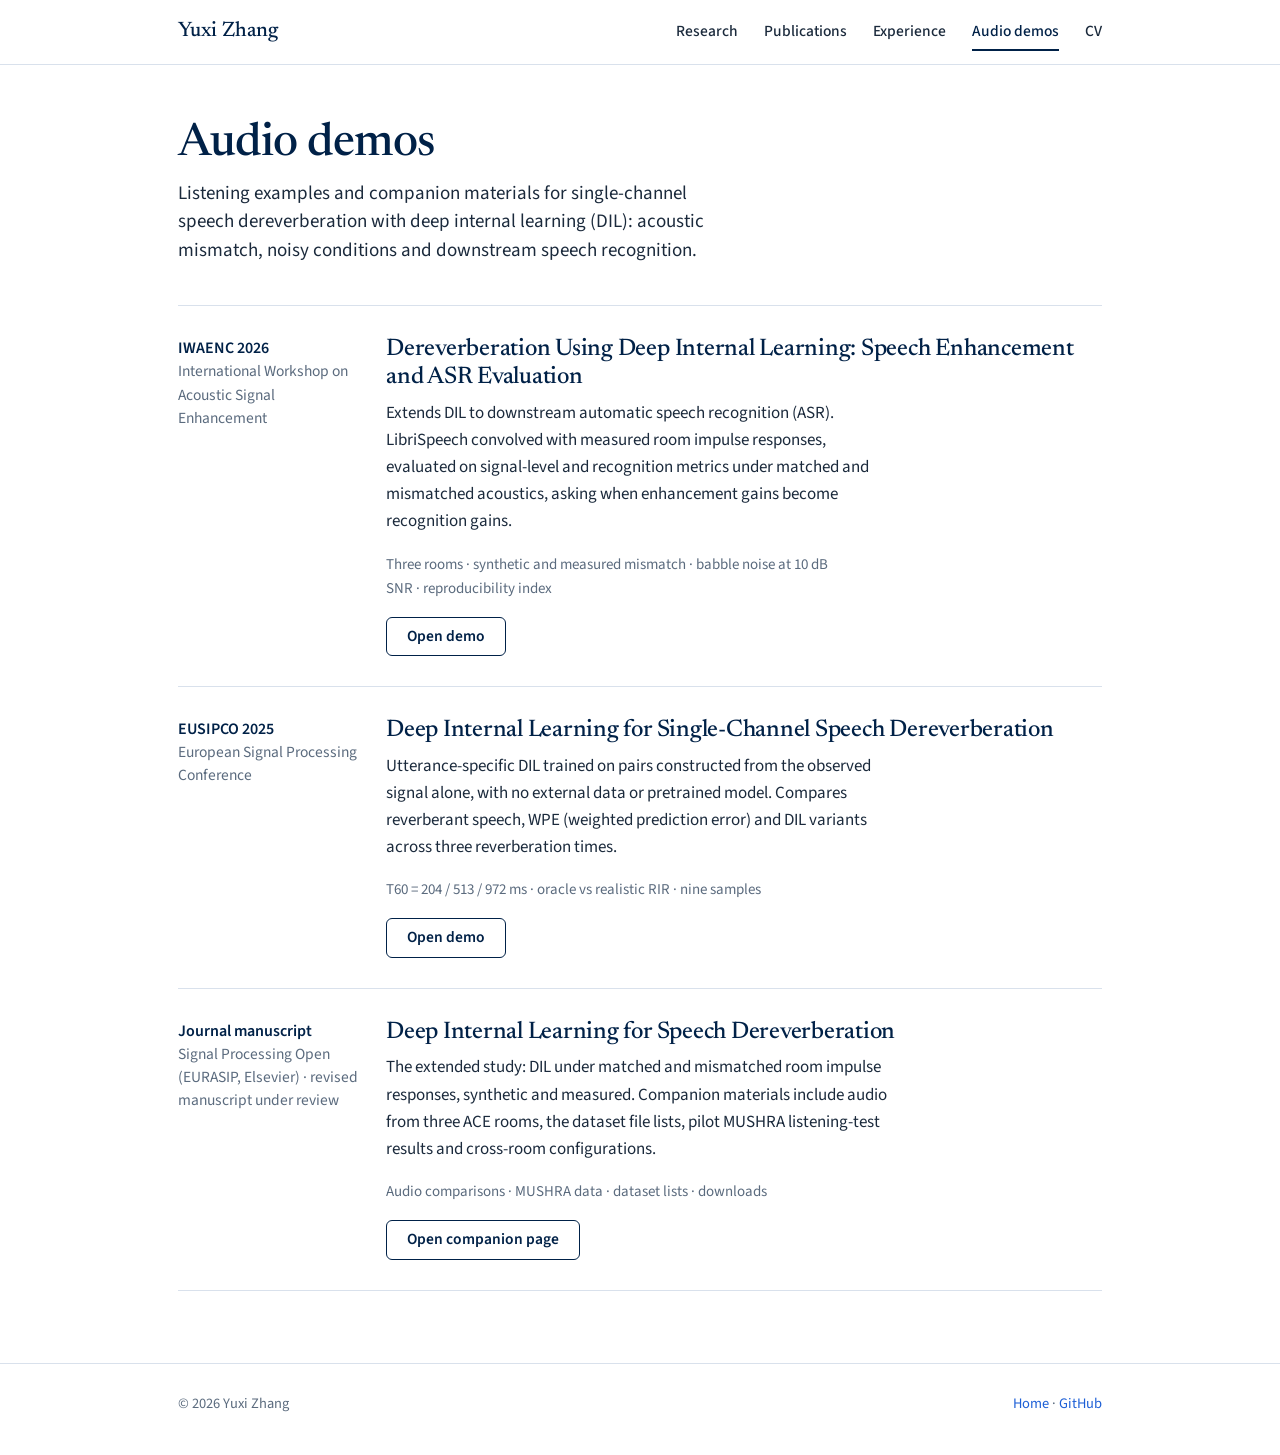
<file: demos/index.html>
<!doctype html>
<html lang="en">
<head>
<meta charset="utf-8">
<meta name="viewport" content="width=device-width,initial-scale=1">
<title>Audio demos — Yuxi Zhang</title>
<meta name="description" content="Audio examples and companion materials for Yuxi Zhang's research on deep internal learning for speech dereverberation.">
<link rel="stylesheet" href="../assets/site.css">
</head>
<body>

<header class="site-head">
  <div class="wrap">
    <a class="brand" href="../">Yuxi Zhang</a>
    <nav aria-label="Sections">
      <a href="../#research">Research</a>
      <a href="../#publications">Publications</a>
      <a href="../#experience">Experience</a>
      <a href="./" class="current">Audio demos</a>
      <a href="../cv_yuxi_zhang.pdf">CV</a>
    </nav>
  </div>
</header>

<main class="page">
  <div class="wrap">
    <h1>Audio demos</h1>
    <p class="intro">Listening examples and companion materials for single-channel speech dereverberation with deep internal learning (DIL): acoustic mismatch, noisy conditions and downstream speech recognition.</p>

    <ul class="demo-list">
      <li>
        <div class="venue"><b>IWAENC 2026</b>International Workshop on Acoustic Signal Enhancement</div>
        <div>
          <h2>Dereverberation Using Deep Internal Learning: Speech Enhancement and ASR Evaluation</h2>
          <p>Extends DIL to downstream automatic speech recognition (ASR). LibriSpeech convolved with measured room impulse responses, evaluated on signal-level and recognition metrics under matched and mismatched acoustics, asking when enhancement gains become recognition gains.</p>
          <p class="topics">Three rooms · synthetic and measured mismatch · babble noise at 10 dB SNR · reproducibility index</p>
          <a class="btn" href="./papers/iwanec2026/">Open demo</a>
        </div>
      </li>
      <li>
        <div class="venue"><b>EUSIPCO 2025</b>European Signal Processing Conference</div>
        <div>
          <h2>Deep Internal Learning for Single-Channel Speech Dereverberation</h2>
          <p>Utterance-specific DIL trained on pairs constructed from the observed signal alone, with no external data or pretrained model. Compares reverberant speech, WPE (weighted prediction error) and DIL variants across three reverberation times.</p>
          <p class="topics">T60 = 204 / 513 / 972 ms · oracle vs realistic RIR · nine samples</p>
          <a class="btn" href="./papers/eusipco2024-dereverb/">Open demo</a>
        </div>
      </li>
      <li>
        <div class="venue"><b>Journal manuscript</b>Signal Processing Open (EURASIP, Elsevier) · revised manuscript under review</div>
        <div>
          <h2>Deep Internal Learning for Speech Dereverberation</h2>
          <p>The extended study: DIL under matched and mismatched room impulse responses, synthetic and measured. Companion materials include audio from three ACE rooms, the dataset file lists, pilot MUSHRA listening-test results and cross-room configurations.</p>
          <p class="topics">Audio comparisons · MUSHRA data · dataset lists · downloads</p>
          <a class="btn" href="./papers/taslp2025-dil/">Open companion page</a>
        </div>
      </li>
    </ul>
  </div>
</main>

<footer class="site-foot">
  <div class="wrap">
    <span>© 2026 Yuxi Zhang</span>
    <span><a href="../">Home</a> · <a href="https://github.com/YUXIZ0826">GitHub</a></span>
  </div>
</footer>

</body>
</html>
</file>
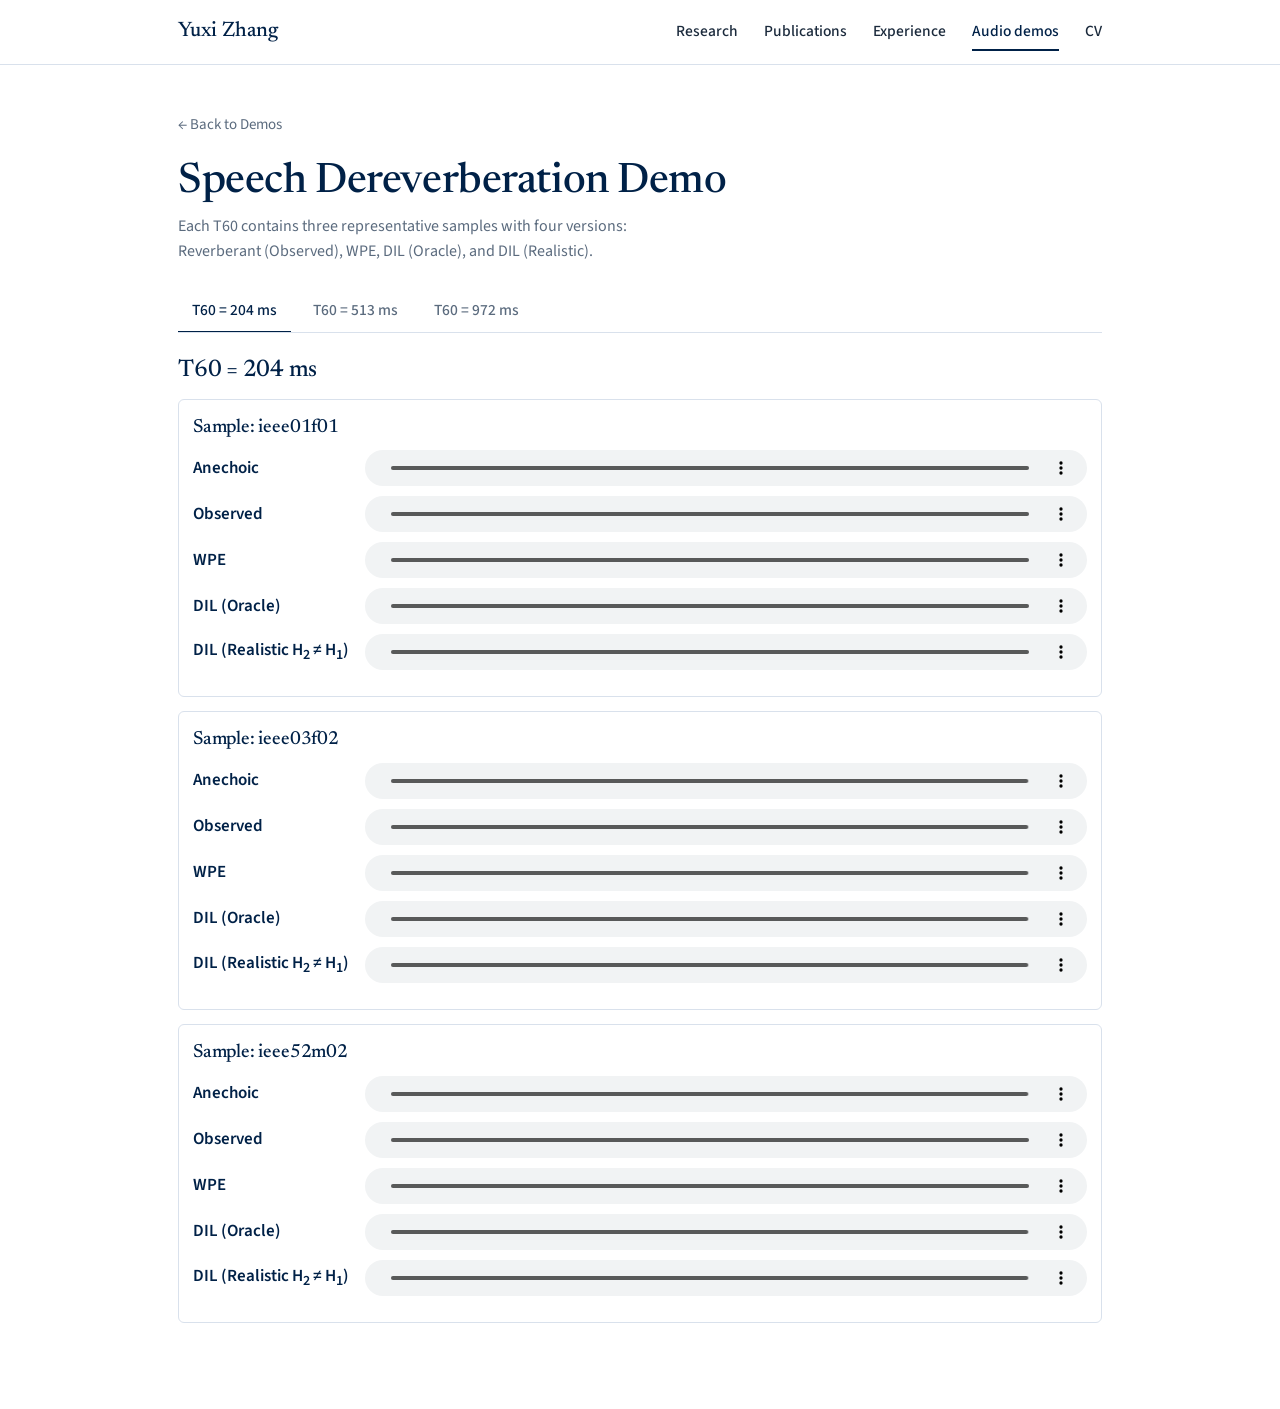
<file: demos/papers/eusipco2024-dereverb/index.html>
<!DOCTYPE html>
<html lang="en">
<head>
  <meta charset="UTF-8">
  <meta name="viewport" content="width=device-width, initial-scale=1.0">
  <title>Speech Dereverberation Demo</title>
  <style>
    body { margin: 0; padding: 0; }
    .container { max-width: var(--max); margin: 0 auto; padding: 48px 28px 72px; }
    a { color: inherit; }

    .topbar { margin-bottom: 16px; }
    .topbar a { text-decoration: none; color: #333; }
    .topbar a:hover { text-decoration: underline; }

    h1 { margin: 10px 0 6px; text-align: center; }
    .subtitle { text-align: center; color: #555; margin: 0 0 18px; line-height: 1.4; }

    .tabs {
      display: flex;
      gap: 8px;
      justify-content: center;
      margin: 18px 0 10px;
      overflow-x: auto;
      padding-bottom: 6px;
    }
    .tab-button {
      padding: 10px 12px;
      cursor: pointer;
      border: 1px solid #ddd;
      background: #f4f4f4;
      border-radius: 999px;
      white-space: nowrap;
      flex: 0 0 auto;
    }
    .tab-button.active {
      background: var(--navy);
      color: white;
      border-color: var(--navy);
    }

    .tab-content { display: none; margin-top: 18px; }
    .tab-content.active { display: block; }

    .section-title { text-align: center; margin: 10px 0 14px; }

    .sample {
      border: 1px solid #eee;
      border-radius: 14px;
      padding: 16px 14px;
      margin: 14px auto;
      background: #fff;
    }
    .sample h3 { margin: 0 0 10px; }

    .row {
      display: grid;
      grid-template-columns: 160px 1fr;
      gap: 12px;
      align-items: center;
      margin: 10px 0;
    }
    .player-label { font-weight: bold; color: #222; text-align: left; }
    audio { width: 100%; }

    @media (max-width: 600px) {
      .row { grid-template-columns: 1fr; }
      .player-label { margin-bottom: -4px; }
    }
  </style>
<link rel="stylesheet" href="../../../assets/site.css">
</head>

<body class="demo">
<header class="site-head">
  <div class="wrap">
    <a class="brand" href="../../../">Yuxi Zhang</a>
    <nav aria-label="Sections">
      <a href="../../../#research">Research</a>
      <a href="../../../#publications">Publications</a>
      <a href="../../../#experience">Experience</a>
      <a href="../../" class="current">Audio demos</a>
      <a href="../../../cv_yuxi_zhang.pdf">CV</a>
    </nav>
  </div>
</header>

  <div class="container">
    <div class="topbar">
      <!-- 返回 demos 列表页：/demos/index.html -->
      <a href="../../index.html">← Back to Demos</a>
    </div>

    <h1>Speech Dereverberation Demo</h1>
    <p class="subtitle">
      Each T60 contains three representative samples with four versions:
      Reverberant (Observed), WPE, DIL (Oracle), and DIL (Realistic).
    </p>

    <!-- Tabs -->
    <div class="tabs">
      <button class="tab-button active" onclick="openTab('T60_204')">T60 = 204 ms</button>
      <button class="tab-button" onclick="openTab('T60_513')">T60 = 513 ms</button>
      <button class="tab-button" onclick="openTab('T60_972')">T60 = 972 ms</button>
    </div>

    <!-- ============ T60 = 204 ms ============ -->
    <div id="T60_204" class="tab-content active">
      <h2 class="section-title">T60 = 204 ms</h2>

      <div class="sample">
        <h3>Sample: ieee01f01</h3>
        <div class="row">
          <div class="player-label">Anechoic</div>
          <audio controls><source src="../../../audio/T60_204/ieee01f01.wav" type="audio/wav"></audio>
        </div>
        <div class="row">
          <div class="player-label">Observed</div>
          <audio controls><source src="../../../audio/T60_204/ieee01f01_observed.wav" type="audio/wav"></audio>
        </div>
        <div class="row">
          <div class="player-label">WPE</div>
          <audio controls><source src="../../../audio/T60_204/ieee01f01_WPE.wav" type="audio/wav"></audio>
        </div>
        <div class="row">
          <div class="player-label">DIL (Oracle)</div>
          <audio controls><source src="../../../audio/T60_204/ieee01f01_DIL_O.wav" type="audio/wav"></audio>
        </div>
        <div class="row">
          <div class="player-label">DIL (Realistic H<sub>2</sub> &ne; H<sub>1</sub>)</div>
          <audio controls><source src="../../../audio/T60_204/ieee01f01_DIL.wav" type="audio/wav"></audio>
        </div>
      </div>

      <div class="sample">
        <h3>Sample: ieee03f02</h3>
        <div class="row">
          <div class="player-label">Anechoic</div>
          <audio controls><source src="../../../audio/T60_204/ieee03f02.wav" type="audio/wav"></audio>
        </div>
        <div class="row">
          <div class="player-label">Observed</div>
          <audio controls><source src="../../../audio/T60_204/ieee03f02_observed.wav" type="audio/wav"></audio>
        </div>
        <div class="row">
          <div class="player-label">WPE</div>
          <audio controls><source src="../../../audio/T60_204/ieee03f02_WPE.wav" type="audio/wav"></audio>
        </div>
        <div class="row">
          <div class="player-label">DIL (Oracle)</div>
          <audio controls><source src="../../../audio/T60_204/ieee03f02_DIL_O.wav" type="audio/wav"></audio>
        </div>
        <div class="row">
          <div class="player-label">DIL (Realistic H<sub>2</sub> &ne; H<sub>1</sub>)</div>
          <audio controls><source src="../../../audio/T60_204/ieee03f02_DIL.wav" type="audio/wav"></audio>
        </div>
      </div>

      <div class="sample">
        <h3>Sample: ieee52m02</h3>
        <div class="row">
          <div class="player-label">Anechoic</div>
          <audio controls><source src="../../../audio/T60_204/ieee52m02.wav" type="audio/wav"></audio>
        </div>
        <div class="row">
          <div class="player-label">Observed</div>
          <audio controls><source src="../../../audio/T60_204/ieee52m02_observed.wav" type="audio/wav"></audio>
        </div>
        <div class="row">
          <div class="player-label">WPE</div>
          <audio controls><source src="../../../audio/T60_204/ieee52m02_WPE.wav" type="audio/wav"></audio>
        </div>
        <div class="row">
          <div class="player-label">DIL (Oracle)</div>
          <audio controls><source src="../../../audio/T60_204/ieee52m02_DIL_O.wav" type="audio/wav"></audio>
        </div>
        <div class="row">
          <div class="player-label">DIL (Realistic H<sub>2</sub> &ne; H<sub>1</sub>)</div>
          <audio controls><source src="../../../audio/T60_204/ieee52m02_DIL.wav" type="audio/wav"></audio>
        </div>
      </div>
    </div>

    <!-- ============ T60 = 513 ms ============ -->
    <div id="T60_513" class="tab-content">
      <h2 class="section-title">T60 = 513 ms</h2>

      <div class="sample">
        <h3>Sample: ieee01f01</h3>
        <div class="row">
          <div class="player-label">Anechoic</div>
          <audio controls><source src="../../../audio/T60_513/ieee01f01.wav" type="audio/wav"></audio>
        </div>
        <div class="row">
          <div class="player-label">Observed</div>
          <audio controls><source src="../../../audio/T60_513/ieee01f01_observed.wav" type="audio/wav"></audio>
        </div>
        <div class="row">
          <div class="player-label">WPE</div>
          <audio controls><source src="../../../audio/T60_513/ieee01f01_WPE.wav" type="audio/wav"></audio>
        </div>
        <div class="row">
          <div class="player-label">DIL (Oracle)</div>
          <audio controls><source src="../../../audio/T60_513/ieee01f01_DIL_O.wav" type="audio/wav"></audio>
        </div>
        <div class="row">
          <div class="player-label">DIL (Realistic H<sub>2</sub> &ne; H<sub>1</sub>)</div>
          <audio controls><source src="../../../audio/T60_513/ieee01f01_DIL.wav" type="audio/wav"></audio>
        </div>
      </div>

      <div class="sample">
        <h3>Sample: ieee03f02</h3>
        <div class="row">
          <div class="player-label">Anechoic</div>
          <audio controls><source src="../../../audio/T60_513/ieee03f02.wav" type="audio/wav"></audio>
        </div>
        <div class="row">
          <div class="player-label">Observed</div>
          <audio controls><source src="../../../audio/T60_513/ieee03f02_observed.wav" type="audio/wav"></audio>
        </div>
        <div class="row">
          <div class="player-label">WPE</div>
          <audio controls><source src="../../../audio/T60_513/ieee03f02_WPE.wav" type="audio/wav"></audio>
        </div>
        <div class="row">
          <div class="player-label">DIL (Oracle)</div>
          <audio controls><source src="../../../audio/T60_513/ieee03f02_DIL_O.wav" type="audio/wav"></audio>
        </div>
        <div class="row">
          <div class="player-label">DIL (Realistic H<sub>2</sub> &ne; H<sub>1</sub>)</div>
          <audio controls><source src="../../../audio/T60_513/ieee03f02_DIL.wav" type="audio/wav"></audio>
        </div>
      </div>

      <div class="sample">
        <h3>Sample: ieee52m02</h3>
        <div class="row">
          <div class="player-label">Anechoic</div>
          <audio controls><source src="../../../audio/T60_513/ieee52m02.wav" type="audio/wav"></audio>
        </div>
        <div class="row">
          <div class="player-label">Observed</div>
          <audio controls><source src="../../../audio/T60_513/ieee52m02_observed.wav" type="audio/wav"></audio>
        </div>
        <div class="row">
          <div class="player-label">WPE</div>
          <audio controls><source src="../../../audio/T60_513/ieee52m02_WPE.wav" type="audio/wav"></audio>
        </div>
        <div class="row">
          <div class="player-label">DIL (Oracle)</div>
          <audio controls><source src="../../../audio/T60_513/ieee52m02_DIL_O.wav" type="audio/wav"></audio>
        </div>
        <div class="row">
          <div class="player-label">DIL (Realistic H<sub>2</sub> &ne; H<sub>1</sub>)</div>
          <audio controls><source src="../../../audio/T60_513/ieee52m02_DIL.wav" type="audio/wav"></audio>
        </div>
      </div>
    </div>

    <!-- ============ T60 = 972 ms ============ -->
    <div id="T60_972" class="tab-content">
      <h2 class="section-title">T60 = 972 ms</h2>

      <div class="sample">
        <h3>Sample: ieee01f01</h3>
        <div class="row">
          <div class="player-label">Anechoic</div>
          <audio controls><source src="../../../audio/T60_972/ieee01f01.wav" type="audio/wav"></audio>
        </div>
        <div class="row">
          <div class="player-label">Observed</div>
          <audio controls><source src="../../../audio/T60_972/ieee01f01_observed.wav" type="audio/wav"></audio>
        </div>
        <div class="row">
          <div class="player-label">WPE</div>
          <audio controls><source src="../../../audio/T60_972/ieee01f01_WPE.wav" type="audio/wav"></audio>
        </div>
        <div class="row">
          <div class="player-label">DIL (Oracle)</div>
          <audio controls><source src="../../../audio/T60_972/ieee01f01_DIL_O.wav" type="audio/wav"></audio>
        </div>
        <div class="row">
          <div class="player-label">DIL (Realistic H<sub>2</sub> &ne; H<sub>1</sub>)</div>
          <audio controls><source src="../../../audio/T60_972/ieee01f01_DIL.wav" type="audio/wav"></audio>
        </div>
      </div>

      <div class="sample">
        <h3>Sample: ieee03f02</h3>
        <div class="row">
          <div class="player-label">Anechoic</div>
          <audio controls><source src="../../../audio/T60_972/ieee03f02.wav" type="audio/wav"></audio>
        </div>
        <div class="row">
          <div class="player-label">Observed</div>
          <audio controls><source src="../../../audio/T60_972/ieee03f02_observed.wav" type="audio/wav"></audio>
        </div>
        <div class="row">
          <div class="player-label">WPE</div>
          <audio controls><source src="../../../audio/T60_972/ieee03f02_WPE.wav" type="audio/wav"></audio>
        </div>
        <div class="row">
          <div class="player-label">DIL (Oracle)</div>
          <audio controls><source src="../../../audio/T60_972/ieee03f02_DIL_O.wav" type="audio/wav"></audio>
        </div>
        <div class="row">
          <div class="player-label">DIL (Realistic H<sub>2</sub> &ne; H<sub>1</sub>)</div>
          <audio controls><source src="../../../audio/T60_972/ieee03f02_DIL.wav" type="audio/wav"></audio>
        </div>
      </div>

      <div class="sample">
        <h3>Sample: ieee52m02</h3>
        <div class="row">
          <div class="player-label">Anechoic</div>
          <audio controls><source src="../../../audio/T60_972/ieee52m02.wav" type="audio/wav"></audio>
        </div>
        <div class="row">
          <div class="player-label">Observed</div>
          <audio controls><source src="../../../audio/T60_972/ieee52m02_observed.wav" type="audio/wav"></audio>
        </div>
        <div class="row">
          <div class="player-label">WPE</div>
          <audio controls><source src="../../../audio/T60_972/ieee52m02_WPE.wav" type="audio/wav"></audio>
        </div>
        <div class="row">
          <div class="player-label">DIL (Oracle)</div>
          <audio controls><source src="../../../audio/T60_972/ieee52m02_DIL_O.wav" type="audio/wav"></audio>
        </div>
        <div class="row">
          <div class="player-label">DIL (Realistic H<sub>2</sub> &ne; H<sub>1</sub>)</div>
          <audio controls><source src="../../../audio/T60_972/ieee52m02_DIL.wav" type="audio/wav"></audio>
        </div>
      </div>
    </div>

  </div>

  <script>
    function openTab(tabId) {
      // Stop all audio
      document.querySelectorAll("audio").forEach(audio => {
        audio.pause();
        audio.currentTime = 0;
      });

      // Hide all tab contents
      document.querySelectorAll(".tab-content").forEach(tab => {
        tab.classList.remove("active");
      });

      // Deactivate all buttons
      document.querySelectorAll(".tab-button").forEach(button => {
        button.classList.remove("active");
      });

      // Activate selected tab
      document.getElementById(tabId).classList.add("active");

      const buttons = Array.from(document.querySelectorAll(".tab-button"));
      const btn = buttons.find(b => b.getAttribute("onclick") === `openTab('${tabId}')`);
      if (btn) btn.classList.add("active");
    }
  </script>
</body>
</html>
</file>
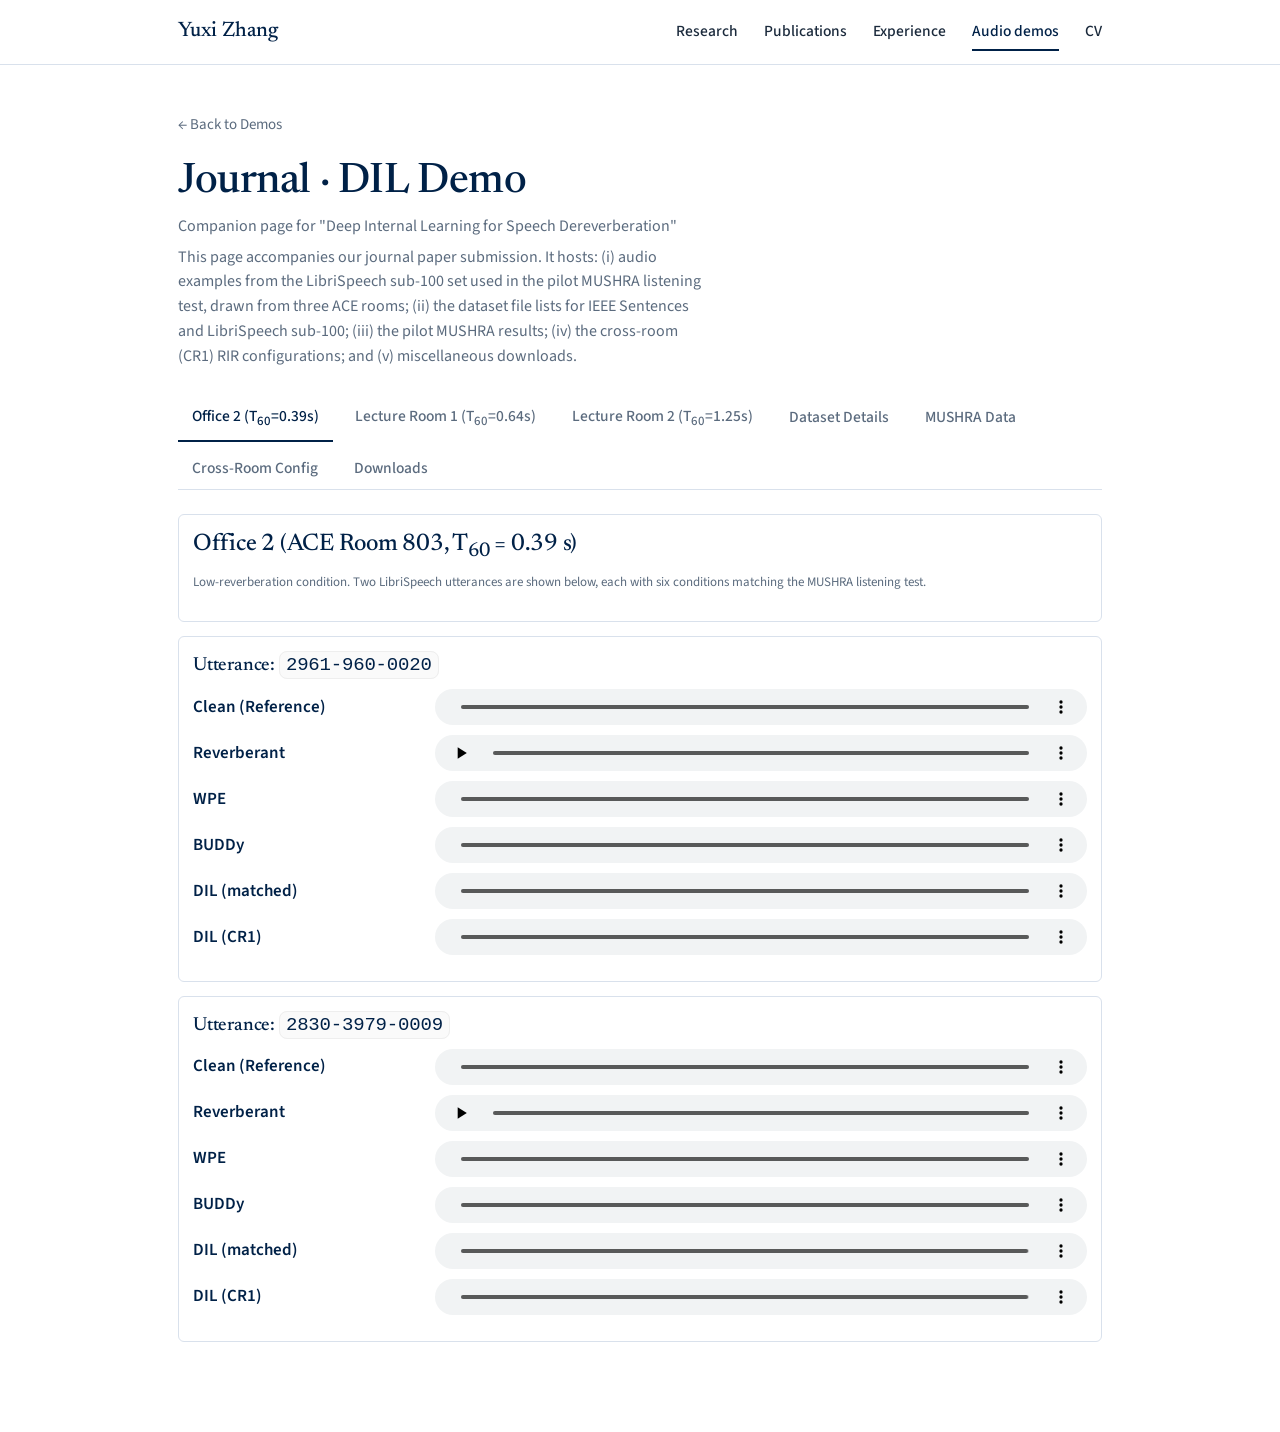
<file: demos/papers/taslp2025-dil/index.html>
<!DOCTYPE html>
<html lang="en">
<head>
  <meta charset="UTF-8" />
  <meta name="viewport" content="width=device-width, initial-scale=1.0"/>
  <title>TASLP 2025 · DIL Demo</title>
  <style>
    body { margin: 0; padding: 0; }
    .container { max-width: var(--max); margin: 0 auto; padding: 48px 28px 72px; }
    a { color: inherit; }

    .topbar { margin-bottom: 16px; }
    .topbar a { text-decoration: none; color: #333; }
    .topbar a:hover { text-decoration: underline; }

    h1 { margin: 10px 0 6px; text-align: center; }
    .meta { text-align: center; color: #666; margin-bottom: 6px; }
    .subtitle { text-align: center; color: #555; margin: 0 0 18px; line-height: 1.45; }

    .tabs { display: flex; gap: 8px; justify-content: center; margin: 18px 0 10px; overflow-x: auto; padding-bottom: 6px; flex-wrap: wrap; }
    .tab-button { padding: 10px 12px; cursor: pointer; border: 1px solid #ddd; background: #f4f4f4; border-radius: 999px; white-space: nowrap; flex: 0 0 auto; font-size: 14px; }
    .tab-button.active { background: var(--navy); color: white; border-color: var(--navy); }

    .tab-content { display: none; margin-top: 18px; }
    .tab-content.active { display: block; }

    .card { border: 1px solid #eee; border-radius: 14px; padding: 16px 14px; margin: 14px 0; background: #fff; }
    .card h2, .card h3 { margin: 0 0 10px; }

    .row { display: grid; grid-template-columns: 230px 1fr; gap: 12px; align-items: center; margin: 10px 0; }
    .label { font-weight: bold; text-align: left; color: #222; }
    audio { width: 100%; }

    .hint { color: #666; margin-top: 6px; line-height: 1.45; }
    .small { font-size: 13px; color: #666; line-height: 1.5; }

    .btnrow { display: flex; flex-wrap: wrap; gap: 10px; margin-top: 10px; }
    .btn { display: inline-block; padding: 9px 12px; border-radius: 12px; background: var(--navy); color: white; text-decoration: none; font-size: 14px; }
    .btn.secondary { background: #eaeaea; color: #111; }

    code { background: #fafafa; border: 1px solid #eee; padding: 2px 6px; border-radius: 8px; }

    /* Tables */
    table.tbl { border-collapse: collapse; margin: 14px 0; width: 100%; font-size: 14px; }
    table.tbl th, table.tbl td { border: 1px solid #ddd; padding: 8px 10px; text-align: center; }
    table.tbl th { background: #f7f7f7; font-weight: bold; }
    table.tbl td.method { text-align: left; font-weight: bold; }
    table.tbl td.bold { font-weight: bold; }
    .table-caption { font-size: 13px; color: #555; margin-top: 6px; line-height: 1.5; }

    /* Scrollable file lists */
    .file-list {
      max-height: 280px;
      overflow-y: auto;
      border: 1px solid #eee;
      border-radius: 8px;
      background: #fafafa;
      padding: 10px 14px;
      font-family: 'SF Mono', Menlo, Consolas, monospace;
      font-size: 12px;
      line-height: 1.55;
      margin: 10px 0;
    }
    .file-list .group-header {
      font-weight: bold;
      color: #333;
      margin: 6px 0 4px;
      font-family: var(--sans);
      font-size: 13px;
    }

    @media (max-width: 700px) {
      .row { grid-template-columns: 1fr; }
      .label { margin-bottom: -4px; }
      table.tbl { font-size: 12px; }
      table.tbl th, table.tbl td { padding: 5px 6px; }
    }
  </style>
<link rel="stylesheet" href="../../../assets/site.css">
</head>

<body class="demo">
<header class="site-head">
  <div class="wrap">
    <a class="brand" href="../../../">Yuxi Zhang</a>
    <nav aria-label="Sections">
      <a href="../../../#research">Research</a>
      <a href="../../../#publications">Publications</a>
      <a href="../../../#experience">Experience</a>
      <a href="../../" class="current">Audio demos</a>
      <a href="../../../cv_yuxi_zhang.pdf">CV</a>
    </nav>
  </div>
</header>

  <div class="container">
    <div class="topbar">
      <a href="../../index.html">← Back to Demos</a>
    </div>

    <h1>Journal · DIL Demo</h1>
    <div class="meta">Companion page for "Deep Internal Learning for Speech Dereverberation"</div>
    <p class="subtitle">
      This page accompanies our journal paper submission. It hosts: (i) audio examples
      from the LibriSpeech sub-100 set used in the pilot MUSHRA listening test,
      drawn from three ACE rooms; (ii) the dataset file lists for IEEE Sentences
      and LibriSpeech sub-100; (iii) the pilot MUSHRA results; (iv) the
      cross-room (CR1) RIR configurations; and (v) miscellaneous downloads.
    </p>

    <div class="tabs">
      <button class="tab-button active" onclick="openTab('office2')">Office 2 (T<sub>60</sub>=0.39s)</button>
      <button class="tab-button" onclick="openTab('lecture1')">Lecture Room 1 (T<sub>60</sub>=0.64s)</button>
      <button class="tab-button" onclick="openTab('lecture2')">Lecture Room 2 (T<sub>60</sub>=1.25s)</button>
      <button class="tab-button" onclick="openTab('datasets')">Dataset Details</button>
      <button class="tab-button" onclick="openTab('mushra')">MUSHRA Data</button>
      <button class="tab-button" onclick="openTab('crossroom')">Cross-Room Config</button>
      <button class="tab-button" onclick="openTab('downloads')">Downloads</button>
    </div>

    <!-- =================== Room tabs =================== -->
    <div id="office2" class="tab-content active">
      <div class="card">
        <h2>Office 2 (ACE Room 803, T<sub>60</sub> = 0.39 s)</h2>
        <p class="small">
          Low-reverberation condition. Two LibriSpeech utterances are shown
          below, each with six conditions matching the MUSHRA listening test.
        </p>
      </div>
      <div id="list_office2"></div>
    </div>

    <div id="lecture1" class="tab-content">
      <div class="card">
        <h2>Lecture Room 1 (ACE Room 508, T<sub>60</sub> = 0.64 s)</h2>
        <p class="small">Mid-reverberation condition.</p>
      </div>
      <div id="list_lecture1"></div>
    </div>

    <div id="lecture2" class="tab-content">
      <div class="card">
        <h2>Lecture Room 2 (ACE Room 403a, T<sub>60</sub> = 1.25 s)</h2>
        <p class="small">High-reverberation condition.</p>
      </div>
      <div id="list_lecture2"></div>
    </div>

    <!-- =================== Dataset Details tab =================== -->
    <div id="datasets" class="tab-content">
      <div class="card">
        <h2>Dataset Details</h2>
        <p class="small">
          One hundred clean utterances were randomly selected from the
          <b>IEEE Sentences</b> dataset, including both male and female
          speakers. Each utterance has a duration of approximately 3&ndash;4 s.
          A further 100 utterances were drawn from the <b>LibriSpeech</b>
          corpus, comprising 50 utterances from the <code>test-clean</code> and
          50 from the <code>test-other</code> partition, with a mean duration
          of approximately 10 s. LibriSpeech consists of read speech and is
          used here primarily because its utterances are longer than those in
          the IEEE corpus, providing input durations more typical for
          downstream speech recognition.
        </p>

        <h3 style="margin-top: 18px;">IEEE Sentences (100 utterances)</h3>
        <p class="small">
          Selected from speakers <code>01/02/03</code> (female, set 1) and
          <code>25/26/27</code> (female, set 2); and
          <code>52/70/71/72</code> (male).
        </p>
        <div class="file-list" id="ieee-list"></div>
        <div class="btnrow">
          <a class="btn" href="./ieee_sentences_list.txt" download>Download IEEE list (.txt)</a>
        </div>

        <h3 style="margin-top: 24px;">LibriSpeech sub-100 (100 utterances)</h3>
        <p class="small">
          50 from <code>test-clean</code>, 50 from <code>test-other</code>.
          Paths are relative to the LibriSpeech root.
        </p>
        <div class="file-list" id="libri-list"></div>
        <div class="btnrow">
          <a class="btn" href="./librispeech_sub100_list.txt" download>Download LibriSpeech list (.txt)</a>
        </div>
      </div>
    </div>

    <!-- =================== MUSHRA Data tab =================== -->
    <div id="mushra" class="tab-content">
      <div class="card">
        <h2>Pilot MUSHRA Listening Test</h2>
        <p class="small">
          The audio examples in the room tabs (Office 2, Lecture Room 1,
          Lecture Room 2) are exactly the six samples used in our pilot MUSHRA
          listening test, drawn from the LibriSpeech sub-100 set described in
          "Dataset Details". The test followed the MUSHRA paradigm
          (ITU-R BS.1534) with <b>11 participants</b> (mix of native and
          non-native English speakers, ages 20&ndash;60). Each participant
          rated six trials (two utterances &times; three rooms) covering six
          conditions: hidden reference, reverberant, WPE, BUDDy,
          DIL<sub>matched</sub>, DIL<sub>CR1</sub>. The results below are
          reported as <em>indications</em> rather than conclusive findings.
        </p>

        <table class="tbl" aria-describedby="mushra-caption">
          <thead>
            <tr>
              <th rowspan="2">Method</th>
              <th>Office 2</th>
              <th>Lecture Room 1</th>
              <th>Lecture Room 2</th>
              <th>Overall</th>
            </tr>
            <tr>
              <th>T<sub>60</sub>=0.39 s (n=22)</th>
              <th>T<sub>60</sub>=0.64 s (n=22)</th>
              <th>T<sub>60</sub>=1.25 s (n=22)</th>
              <th>n=66</th>
            </tr>
          </thead>
          <tbody>
            <tr>
              <td class="method">BUDDy</td>
              <td>2.64 / 11</td>
              <td>2.59 / 10</td>
              <td class="bold">1.05 / 21</td>
              <td class="bold">2.09 / 42</td>
            </tr>
            <tr>
              <td class="method">DIL<sub>matched</sub></td>
              <td class="bold">2.32 / 6</td>
              <td>2.18 / 7</td>
              <td>2.36 / 1</td>
              <td>2.29 / 14</td>
            </tr>
            <tr>
              <td class="method">WPE</td>
              <td>2.50 / 6</td>
              <td class="bold">2.14 / 6</td>
              <td>3.23 / 0</td>
              <td>2.62 / 12</td>
            </tr>
            <tr>
              <td class="method">DIL<sub>CR1</sub></td>
              <td>2.59 / 4</td>
              <td>2.95 / 4</td>
              <td>3.45 / 0</td>
              <td>3.00 / 8</td>
            </tr>
            <tr>
              <td class="method">Reverberant</td>
              <td>3.91 / 0</td>
              <td>4.05 / 1</td>
              <td>4.00 / 0</td>
              <td>3.98 / 1</td>
            </tr>
          </tbody>
        </table>
        <p class="table-caption" id="mushra-caption">
          Each cell: <em>mean rank</em> / <em>number of times ranked first</em>.
          Rank&nbsp;1 = highest-rated method on a given trial (lower mean rank
          is better). Bold marks the lowest mean rank per column. Where multiple
          methods are tied at the highest score on a trial, each is counted as
          ranked first.
        </p>

        <div class="btnrow" style="margin-top: 18px;">
          <a class="btn" href="./mushra_raw_scores.csv" download>Download raw scores (CSV)</a>
        </div>
        <p class="small" style="margin-top: 10px;">
          The CSV contains every individual rating (0&ndash;100) for every
          (participant, trial, condition) tuple, provided for further scrutiny.
        </p>
      </div>
    </div>

    <!-- =================== Cross-Room Config tab =================== -->
    <div id="crossroom" class="tab-content">
      <div class="card">
        <h2>Cross-Room (CR1) RIR Configurations</h2>
        <p class="small">
          DIL<sub>CR1</sub> denotes the practical setting in which the
          candidate room impulse response (RIR) used as the prior is drawn
          from a different ACE room than the one where the reverberant signal
          was recorded. We adopt an <b>adjacent-T<sub>60</sub> pairing</b>: for
          each measurement room, the prior is taken from the ACE room whose
          T<sub>60</sub> is closest to that of the measurement room. This
          represents a moderate, plausible mismatch rather than a worst-case
          one.
        </p>

        <table class="tbl">
          <thead>
            <tr>
              <th>Measurement Room</th>
              <th>T<sub>60</sub> (s)</th>
              <th>CR1 Prior (RIR Source)</th>
              <th>Prior T<sub>60</sub> (s)</th>
            </tr>
          </thead>
          <tbody>
            <tr>
              <td class="method">Office 2 (ACE 803)</td>
              <td>0.39</td>
              <td>Lecture Room 1 (ACE 508)</td>
              <td>0.64</td>
            </tr>
            <tr>
              <td class="method">Lecture Room 1 (ACE 508)</td>
              <td>0.64</td>
              <td>Office 2 (ACE 803)</td>
              <td>0.39</td>
            </tr>
            <tr>
              <td class="method">Lecture Room 2 (ACE 403a)</td>
              <td>1.25</td>
              <td>Lecture Room 1 (ACE 508)</td>
              <td>0.64</td>
            </tr>
          </tbody>
        </table>
        <p class="small" style="margin-top: 10px;">
          For each measurement room, the same prior is used across all
          utterances of that room. The RIR ID within the donor room is the
          one indexed by the H1/H2 selection logic described in the paper.
        </p>
      </div>
    </div>

    <!-- =================== Downloads tab =================== -->
    <div id="downloads" class="tab-content">
      <div class="card">
        <h2>Downloads</h2>
        <p class="small">
          The following downloads consolidate the resources referenced
          throughout this companion page for convenience.
        </p>
        <div class="btnrow">
          <a class="btn" href="./ieee_sentences_list.txt" download>IEEE Sentences list (.txt)</a>
          <a class="btn" href="./librispeech_sub100_list.txt" download>LibriSpeech sub-100 list (.txt)</a>
          <a class="btn" href="./mushra_raw_scores.csv" download>MUSHRA raw scores (.csv)</a>
          <a class="btn" href="./h1_index.npy" download>H1 index (.npy)</a>
        </div>
      </div>
    </div>
  </div>

  <script>
    function openTab(tabId) {
      document.querySelectorAll("audio").forEach(a => { a.pause(); a.currentTime = 0; });
      document.querySelectorAll(".tab-content").forEach(t => t.classList.remove("active"));
      document.querySelectorAll(".tab-button").forEach(b => b.classList.remove("active"));
      document.getElementById(tabId).classList.add("active");
      const btn = Array.from(document.querySelectorAll(".tab-button"))
        .find(b => b.getAttribute("onclick") === `openTab('${tabId}')`);
      if (btn) btn.classList.add("active");
    }

    // Audio path root
    const AUDIO_ROOT = "../../../audio/taslp2025-dil-v2";

    // 6 utterances used in the MUSHRA test (2 per room).
    const TRIALS = [
      { room: "office2",  folder: "office2",  base: "2961-960-0020"   },
      { room: "office2",  folder: "office2",  base: "2830-3979-0009"  },

      { room: "lecture1", folder: "lecture1", base: "367-130732-0031" },
      { room: "lecture1", folder: "lecture1", base: "4852-28330-0013" },

      { room: "lecture2", folder: "lecture2", base: "1089-134691-0014" },
      { room: "lecture2", folder: "lecture2", base: "1284-1180-0026"  }
    ];

    const TRACKS = [
      { label: "Clean (Reference)", suffix: "_clean.wav"       },
      { label: "Reverberant",       suffix: "_observed.wav"    },
      { label: "WPE",               suffix: "_wpe.wav"         },
      { label: "BUDDy",             suffix: "_buddy.wav"       },
      { label: "DIL (matched)",     suffix: "_dil_matched.wav" },
      { label: "DIL (CR1)",         suffix: "_dil_cr1.wav"     }
    ];

    function el(tag, attrs = {}, children = []) {
      const n = document.createElement(tag);
      Object.entries(attrs).forEach(([k,v]) => {
        if (k === "class") n.className = v;
        else if (k === "html") n.innerHTML = v;
        else n.setAttribute(k, v);
      });
      children.forEach(c => n.appendChild(c));
      return n;
    }

    function renderOneTrial(t) {
      const card = el("div", { class: "card" });
      card.appendChild(el("h3", { html: `Utterance: <code>${t.base}</code>` }));

      const basePath = `${AUDIO_ROOT}/${t.folder}/${t.base}`;

      for (const tr of TRACKS) {
        const row = el("div", { class: "row" });
        row.appendChild(el("div", { class: "label", html: tr.label }));

        const audio = el("audio", { controls: "" });
        audio.appendChild(el("source", { src: `${basePath}${tr.suffix}`, type: "audio/wav" }));
        row.appendChild(audio);

        card.appendChild(row);
      }

      return card;
    }

    function renderTrials(roomKey, containerId) {
      const container = document.getElementById(containerId);
      const items = TRIALS.filter(x => x.room === roomKey);
      for (const t of items) {
        container.appendChild(renderOneTrial(t));
      }
    }

    renderTrials("office2",  "list_office2");
    renderTrials("lecture1", "list_lecture1");
    renderTrials("lecture2", "list_lecture2");

    // ====== Render dataset file lists ======
    const IEEE_LIST = ["ieee01f01.wav",
      "ieee01f02.wav",
      "ieee01f03.wav",
      "ieee01f04.wav",
      "ieee01f05.wav",
      "ieee01f06.wav",
      "ieee01f07.wav",
      "ieee01f08.wav",
      "ieee01f09.wav",
      "ieee01f10.wav",
      "ieee02f01.wav",
      "ieee02f02.wav",
      "ieee02f03.wav",
      "ieee02f04.wav",
      "ieee02f05.wav",
      "ieee02f06.wav",
      "ieee02f07.wav",
      "ieee02f08.wav",
      "ieee02f09.wav",
      "ieee02f10.wav",
      "ieee03f01.wav",
      "ieee03f02.wav",
      "ieee03f03.wav",
      "ieee03f04.wav",
      "ieee03f05.wav",
      "ieee03f06.wav",
      "ieee03f07.wav",
      "ieee03f08.wav",
      "ieee03f09.wav",
      "ieee03f10.wav",
      "ieee25f01.wav",
      "ieee25f02.wav",
      "ieee25f03.wav",
      "ieee25f04.wav",
      "ieee25f05.wav",
      "ieee25f06.wav",
      "ieee25f07.wav",
      "ieee25f08.wav",
      "ieee25f09.wav",
      "ieee25f10.wav",
      "ieee26f01.wav",
      "ieee26f02.wav",
      "ieee26f03.wav",
      "ieee26f04.wav",
      "ieee26f05.wav",
      "ieee26f06.wav",
      "ieee26f07.wav",
      "ieee26f08.wav",
      "ieee26f09.wav",
      "ieee26f10.wav",
      "ieee27f01.wav",
      "ieee27f02.wav",
      "ieee27f03.wav",
      "ieee27f04.wav",
      "ieee27f05.wav",
      "ieee27f06.wav",
      "ieee27f07.wav",
      "ieee27f08.wav",
      "ieee27f09.wav",
      "ieee27f10.wav",
      "ieee52m01.wav",
      "ieee52m02.wav",
      "ieee52m03.wav",
      "ieee52m04.wav",
      "ieee52m05.wav",
      "ieee52m06.wav",
      "ieee52m07.wav",
      "ieee52m08.wav",
      "ieee52m09.wav",
      "ieee52m10.wav",
      "ieee70m01.wav",
      "ieee70m02.wav",
      "ieee70m03.wav",
      "ieee70m04.wav",
      "ieee70m05.wav",
      "ieee70m06.wav",
      "ieee70m07.wav",
      "ieee70m08.wav",
      "ieee70m09.wav",
      "ieee70m10.wav",
      "ieee71m01.wav",
      "ieee71m02.wav",
      "ieee71m03.wav",
      "ieee71m04.wav",
      "ieee71m05.wav",
      "ieee71m06.wav",
      "ieee71m07.wav",
      "ieee71m08.wav",
      "ieee71m09.wav",
      "ieee71m10.wav",
      "ieee72m01.wav",
      "ieee72m02.wav",
      "ieee72m03.wav",
      "ieee72m04.wav",
      "ieee72m05.wav",
      "ieee72m06.wav",
      "ieee72m07.wav",
      "ieee72m08.wav",
      "ieee72m09.wav",
      "ieee72m10.wav"];

    const LIBRI_CLEAN = ["test-clean/1089/134691/1089-134691-0014.flac",
      "test-clean/1188/133604/1188-133604-0034.flac",
      "test-clean/121/123859/121-123859-0004.flac",
      "test-clean/1221/135767/1221-135767-0009.flac",
      "test-clean/1284/1180/1284-1180-0026.flac",
      "test-clean/1320/122617/1320-122617-0027.flac",
      "test-clean/1580/141084/1580-141084-0028.flac",
      "test-clean/1995/1826/1995-1826-0001.flac",
      "test-clean/2094/142345/2094-142345-0026.flac",
      "test-clean/2300/131720/2300-131720-0019.flac",
      "test-clean/2300/131720/2300-131720-0041.flac",
      "test-clean/237/134500/237-134500-0037.flac",
      "test-clean/260/123286/260-123286-0007.flac",
      "test-clean/2830/3979/2830-3979-0009.flac",
      "test-clean/2830/3980/2830-3980-0018.flac",
      "test-clean/2961/960/2961-960-0020.flac",
      "test-clean/2961/961/2961-961-0002.flac",
      "test-clean/3570/5695/3570-5695-0008.flac",
      "test-clean/3575/170457/3575-170457-0034.flac",
      "test-clean/3729/6852/3729-6852-0016.flac",
      "test-clean/3729/6852/3729-6852-0019.flac",
      "test-clean/4077/13751/4077-13751-0012.flac",
      "test-clean/4446/2271/4446-2271-0019.flac",
      "test-clean/4446/2273/4446-2273-0013.flac",
      "test-clean/4507/16021/4507-16021-0028.flac",
      "test-clean/4970/29093/4970-29093-0007.flac",
      "test-clean/4992/23283/4992-23283-0003.flac",
      "test-clean/5105/28240/5105-28240-0015.flac",
      "test-clean/5142/33396/5142-33396-0030.flac",
      "test-clean/5639/40744/5639-40744-0019.flac",
      "test-clean/5683/32866/5683-32866-0026.flac",
      "test-clean/61/70968/61-70968-0012.flac",
      "test-clean/61/70970/61-70970-0006.flac",
      "test-clean/672/122797/672-122797-0064.flac",
      "test-clean/6829/68769/6829-68769-0038.flac",
      "test-clean/6930/75918/6930-75918-0016.flac",
      "test-clean/7021/85628/7021-85628-0011.flac",
      "test-clean/7127/75946/7127-75946-0003.flac",
      "test-clean/7176/88083/7176-88083-0023.flac",
      "test-clean/7176/92135/7176-92135-0033.flac",
      "test-clean/7729/102255/7729-102255-0031.flac",
      "test-clean/7729/102255/7729-102255-0037.flac",
      "test-clean/8224/274384/8224-274384-0011.flac",
      "test-clean/8230/279154/8230-279154-0038.flac",
      "test-clean/8455/210777/8455-210777-0028.flac",
      "test-clean/8463/294828/8463-294828-0038.flac",
      "test-clean/8555/284447/8555-284447-0019.flac",
      "test-clean/8555/284449/8555-284449-0005.flac",
      "test-clean/908/157963/908-157963-0007.flac",
      "test-clean/908/31957/908-31957-0003.flac"];

    const LIBRI_OTHER = ["test-other/1688/142285/1688-142285-0012.flac",
      "test-other/1688/142285/1688-142285-0085.flac",
      "test-other/1998/29455/1998-29455-0023.flac",
      "test-other/2033/164914/2033-164914-0007.flac",
      "test-other/2033/164915/2033-164915-0004.flac",
      "test-other/2414/159411/2414-159411-0011.flac",
      "test-other/2414/159411/2414-159411-0014.flac",
      "test-other/2609/156975/2609-156975-0015.flac",
      "test-other/2609/169640/2609-169640-0005.flac",
      "test-other/3005/163399/3005-163399-0013.flac",
      "test-other/3080/5040/3080-5040-0020.flac",
      "test-other/3331/159605/3331-159605-0031.flac",
      "test-other/3331/159609/3331-159609-0014.flac",
      "test-other/3528/168669/3528-168669-0102.flac",
      "test-other/3538/163624/3538-163624-0022.flac",
      "test-other/367/130732/367-130732-0029.flac",
      "test-other/367/130732/367-130732-0031.flac",
      "test-other/3764/168670/3764-168670-0020.flac",
      "test-other/3997/180294/3997-180294-0030.flac",
      "test-other/4198/12259/4198-12259-0000.flac",
      "test-other/4294/14317/4294-14317-0009.flac",
      "test-other/4294/9934/4294-9934-0027.flac",
      "test-other/4350/10919/4350-10919-0002.flac",
      "test-other/4350/9170/4350-9170-0032.flac",
      "test-other/4852/28319/4852-28319-0027.flac",
      "test-other/4852/28330/4852-28330-0013.flac",
      "test-other/533/131556/533-131556-0007.flac",
      "test-other/533/131564/533-131564-0022.flac",
      "test-other/5442/32873/5442-32873-0014.flac",
      "test-other/5442/41168/5442-41168-0005.flac",
      "test-other/5484/24317/5484-24317-0013.flac",
      "test-other/5484/24318/5484-24318-0036.flac",
      "test-other/5764/299665/5764-299665-0018.flac",
      "test-other/5764/299665/5764-299665-0081.flac",
      "test-other/6070/63485/6070-63485-0004.flac",
      "test-other/6128/63240/6128-63240-0006.flac",
      "test-other/6128/63244/6128-63244-0019.flac",
      "test-other/6432/63722/6432-63722-0042.flac",
      "test-other/6432/63723/6432-63723-0004.flac",
      "test-other/6938/70848/6938-70848-0009.flac",
      "test-other/6938/70848/6938-70848-0022.flac",
      "test-other/7018/75789/7018-75789-0004.flac",
      "test-other/7105/2330/7105-2330-0041.flac",
      "test-other/7902/96592/7902-96592-0005.flac",
      "test-other/7902/96594/7902-96594-0030.flac",
      "test-other/7975/280085/7975-280085-0015.flac",
      "test-other/8131/117016/8131-117016-0061.flac",
      "test-other/8188/269288/8188-269288-0047.flac",
      "test-other/8280/266249/8280-266249-0044.flac",
      "test-other/8461/281231/8461-281231-0015.flac"];

    function renderFileList(items, containerId, groupLabel) {
      const container = document.getElementById(containerId);
      if (groupLabel) {
        container.appendChild(el("div", { class: "group-header", html: groupLabel }));
      }
      items.forEach(it => {
        container.appendChild(el("div", { html: it }));
      });
    }

    renderFileList(IEEE_LIST, "ieee-list");
    renderFileList(LIBRI_CLEAN, "libri-list", "test-clean (50)");
    renderFileList(LIBRI_OTHER, "libri-list", "test-other (50)");
  </script>
</body>
</html>
</file>
<file: assets/site.css>
/* ------------------------------------------------------------
   Yuxi Zhang — shared site stylesheet
   Used by the homepage, the demos index and every paper demo page.
   ------------------------------------------------------------ */
@import url("https://fonts.googleapis.com/css2?family=Newsreader:ital,opsz,wght@0,6..72,400;0,6..72,500;0,6..72,600;1,6..72,400&family=Source+Sans+3:ital,wght@0,400;0,500;0,600;1,400&display=swap");

:root{
  --navy:#002147;        /* Imperial navy — headings, primary buttons */
  --ink:#1b2a3c;         /* body text */
  --muted:#5b6b7e;       /* secondary text */
  --blue:#1d5fd6;        /* links and the waveform accent */
  --blue-soft:#dbe7fb;   /* tab / chip fill */
  --surface:#f3f6fb;     /* light panels */
  --paper:#ffffff;
  --line:#d9e1ec;
  --radius:6px;
  --serif:"Newsreader","Iowan Old Style",Georgia,serif;
  --sans:"Source Sans 3","Source Sans Pro",system-ui,-apple-system,"Segoe UI",sans-serif;
  --max:980px;
}

*{box-sizing:border-box}
html{scroll-behavior:smooth;-webkit-text-size-adjust:100%}
@media (prefers-reduced-motion:reduce){html{scroll-behavior:auto}}
body{margin:0;background:var(--paper);color:var(--ink);font:400 17px/1.6 var(--sans)}
a{color:var(--blue);text-decoration:none}
a:hover{text-decoration:underline;text-underline-offset:3px}
:focus-visible{outline:2px solid var(--blue);outline-offset:3px;border-radius:3px}
img{max-width:100%;display:block}
h1,h2,h3{font-family:var(--serif);color:var(--navy);font-weight:500;letter-spacing:-.01em;margin:0}
h1{font-size:clamp(40px,6vw,64px);line-height:1.02}
h2{font-size:34px;line-height:1.15}
h3{font-size:22px;line-height:1.3}
p{margin:0 0 1em}
.wrap{max-width:var(--max);margin:0 auto;padding:0 28px}

/* ---------- site header (shared) ---------- */
.site-head{position:sticky;top:0;z-index:20;background:rgba(255,255,255,.92);backdrop-filter:saturate(1.4) blur(8px);border-bottom:1px solid var(--line)}
.site-head .wrap{display:flex;align-items:center;justify-content:space-between;gap:24px;height:64px}
.site-head .brand{font-family:var(--serif);font-size:21px;font-weight:500;color:var(--navy)}
.site-head .brand:hover{text-decoration:none}
.site-head nav{display:flex;gap:26px;font-size:15.5px;font-weight:500}
.site-head nav a{color:var(--ink);padding:6px 0;border-bottom:2px solid transparent}
.site-head nav a:hover{text-decoration:none;border-color:var(--blue)}
.site-head nav a.current{color:var(--navy);border-color:var(--navy)}

/* ---------- buttons ---------- */
.btn{display:inline-flex;align-items:center;gap:8px;padding:11px 20px;border-radius:var(--radius);font-weight:600;font-size:15.5px;line-height:1;border:1.5px solid var(--navy);color:var(--navy);background:transparent;cursor:pointer;font-family:var(--sans)}
.btn:hover{background:var(--surface);text-decoration:none}
.btn.primary{background:var(--navy);color:#fff}
.btn.primary:hover{background:#0f3a73}
.btn svg{width:16px;height:16px}

/* ---------- homepage ---------- */
.hero{padding:72px 0 40px}
.hero .wrap{display:grid;grid-template-columns:minmax(0,1fr) 220px;gap:56px;align-items:end}
.hero .kicker{font-size:17px;color:var(--muted);margin:0 0 18px}
.hero h1{margin-bottom:22px}
.hero .lede{font-size:22px;line-height:1.45;max-width:36ch;margin:0 0 28px;color:var(--ink)}
.hero .lede b{font-weight:600;color:var(--navy)}
.hero .actions{display:flex;gap:12px;flex-wrap:wrap}
.portrait{width:220px;height:260px;object-fit:cover;object-position:center top;border-radius:var(--radius);box-shadow:0 1px 0 var(--line),0 12px 32px -18px rgba(0,33,71,.35)}

/* The one memorable element: a reverberant waveform settling into a clean one. */
.signal{padding:8px 0 56px}
.signal svg{width:100%;height:auto;display:block}
.signal .tail{stroke:var(--blue);stroke-width:1.6;fill:none;opacity:.45}
.signal .clean{stroke:var(--navy);stroke-width:2;fill:none}
.signal .draw{stroke-dasharray:2400;stroke-dashoffset:2400;animation:draw 2.2s cubic-bezier(.6,.05,.3,1) .2s forwards}
@keyframes draw{to{stroke-dashoffset:0}}
@media (prefers-reduced-motion:reduce){.signal .draw{animation:none;stroke-dashoffset:0}}
.signal .caption{display:flex;justify-content:space-between;font-size:14px;color:var(--muted);margin-top:8px}

.affil{border-top:1px solid var(--line);border-bottom:1px solid var(--line);background:var(--surface)}
.affil .wrap{display:flex;align-items:center;gap:28px;padding:22px 28px}
.affil .text{flex:1}
.affil img{height:30px;width:auto}
.affil .logo-fallback{font-family:var(--serif);font-size:22px;color:var(--navy);font-weight:500;white-space:nowrap}
.affil .text{font-size:15.5px;color:var(--muted);line-height:1.5}
.affil .text b{color:var(--navy);font-weight:600}
.affil .spacer{flex:1}
.affil .meta{font-size:15px;color:var(--muted);white-space:nowrap}

section.block{padding:72px 0}
section.block + section.block{border-top:1px solid var(--line)}
.block .wrap{display:grid;grid-template-columns:220px minmax(0,1fr);gap:48px}
.block h2{position:sticky;top:88px;align-self:start}
.block .side-note{font-size:15px;color:var(--muted);margin-top:12px;max-width:22ch}

/* research: one main project, then the rest as a quiet list */
.project{padding:0 0 30px;margin:0 0 30px;border-bottom:1px solid var(--line)}
.project:last-child{border:0;margin:0;padding:0}
.project .when{font-size:15px;color:var(--muted);margin:0 0 6px}
.project h3{margin-bottom:10px}
.project p{max-width:66ch;margin-bottom:.7em}
.project ul{margin:0 0 12px;padding-left:20px;max-width:66ch}
.project li{margin-bottom:6px}
.project .links{display:flex;gap:18px;flex-wrap:wrap;font-weight:600;font-size:15.5px}
.project.lead{padding-bottom:36px}
.project.lead h3{font-size:28px}
.project .stat{display:inline-block;background:var(--blue-soft);color:var(--navy);padding:2px 9px;border-radius:4px;font-size:14.5px;font-weight:600}

/* publications */
.pubs{list-style:none;margin:0;padding:0;counter-reset:pub}
.pubs li{display:grid;grid-template-columns:40px minmax(0,1fr);gap:10px;padding:16px 0;border-bottom:1px solid var(--line)}
.pubs li:first-child{padding-top:0}
.pubs li:last-child{border:0}
.pubs li::before{counter-increment:pub;content:"[" counter(pub) "]";font-family:var(--serif);color:var(--muted);font-size:17px;padding-top:2px}
.pubs .title{font-weight:600;color:var(--navy);font-size:18px;line-height:1.35}
.pubs .venue{color:var(--muted);font-size:15.5px;margin:3px 0 6px}
.pubs .me{font-weight:600}
.pubs .links{font-size:15px;font-weight:600;display:flex;gap:16px}
.pubs .status{font-style:italic}

/* timeline-ish lists for experience & education */
.rows{margin:0;padding:0;list-style:none}
.rows>li{display:grid;grid-template-columns:150px minmax(0,1fr);gap:18px;padding:16px 0;border-bottom:1px solid var(--line)}
.rows>li:first-child{padding-top:0}
.rows>li:last-child{border:0}
.rows .when{font-size:15px;color:var(--muted);padding-top:3px}
.rows h3{font-size:19px;margin-bottom:2px}
.rows .org{color:var(--muted);font-size:15.5px;margin-bottom:6px}
.rows p{margin-bottom:.5em;max-width:62ch}
.rows ul{margin:4px 0 0;padding-left:18px;max-width:62ch}

/* skills as compact groups */
.skills{margin:0;padding:0;list-style:none}
.skills li{display:grid;grid-template-columns:150px minmax(0,1fr);gap:18px;padding:10px 0;border-bottom:1px solid var(--line)}
.skills li:last-child{border:0}
.skills .k{font-weight:600;color:var(--navy)}

/* cv + contact */
.cv-card{display:flex;align-items:center;gap:28px;padding:28px;border:1px solid var(--line);border-radius:var(--radius);background:var(--surface);flex-wrap:wrap}
.cv-card p{margin:0;max-width:48ch}
.contact{display:grid;grid-template-columns:repeat(auto-fit,minmax(180px,1fr));gap:12px 28px;margin:0;padding:0;list-style:none}
.contact li{font-size:16px}
.contact small{display:block;color:var(--muted);font-size:14px}

footer.site-foot{border-top:1px solid var(--line);padding:28px 0 40px;color:var(--muted);font-size:14.5px}
footer.site-foot .wrap{display:flex;justify-content:space-between;gap:16px;flex-wrap:wrap}

/* ---------- demo pages (shared) ---------- */
.page{padding:56px 0 72px}
.page .crumbs{font-size:15px;color:var(--muted);margin-bottom:28px}
.page .crumbs a{color:var(--muted)}
.page h1{font-size:clamp(32px,4.4vw,46px);margin-bottom:12px}
.page .intro{font-size:19px;line-height:1.5;color:var(--ink);max-width:62ch;margin-bottom:40px}
.page .meta{color:var(--muted);font-size:16px;margin:0 0 6px}

.demo-list{list-style:none;margin:0;padding:0}
.demo-list li{display:grid;grid-template-columns:180px minmax(0,1fr);gap:28px;padding:30px 0;border-top:1px solid var(--line)}
.demo-list li:last-child{border-bottom:1px solid var(--line)}
.demo-list .venue{color:var(--muted);font-size:15.5px;line-height:1.5}
.demo-list .venue b{display:block;color:var(--navy);font-weight:600;font-size:16px}
.demo-list h2{font-size:24px;margin-bottom:8px}
.demo-list p{max-width:64ch}
.demo-list .topics{font-size:15px;color:var(--muted);margin-bottom:16px}

/* Paper demo pages keep their own markup; these rules restyle it. */
.demo .topbar{font-size:15px;margin-bottom:24px}
.demo .topbar a{color:var(--muted);text-decoration:none}
.demo .topbar a:hover{color:var(--navy)}
.demo h1{text-align:left!important;font-size:clamp(30px,4vw,42px)!important;margin:0 0 10px!important}
.demo h2{font-size:24px}
.demo h3{font-size:19px}
.demo .subtitle,.demo .meta,.demo .desc{text-align:left!important;max-width:66ch;color:var(--muted)!important;font-size:16px!important;line-height:1.55}
.demo .tabs{display:flex;gap:8px;flex-wrap:wrap;justify-content:flex-start!important;margin:28px 0 24px!important;padding-bottom:0!important;border-bottom:1px solid var(--line)}
.demo .tab-button,.demo .tab-btn{font:500 15.5px/1 var(--sans);padding:12px 14px!important;border:0!important;border-bottom:2px solid transparent!important;border-radius:0!important;background:transparent!important;color:var(--muted)!important;cursor:pointer;margin-bottom:-1px;transition:color .15s}
.demo .tab-button:hover,.demo .tab-btn:hover{color:var(--navy)!important;background:transparent!important}
.demo .tab-button.active,.demo .tab-btn.active{color:var(--navy)!important;border-bottom-color:var(--navy)!important;background:transparent!important}
.demo .room-tabs{gap:8px!important;margin:4px 0 20px!important}
.demo .room-tab-btn{font:500 14px/1 var(--sans);padding:7px 14px!important;border:1px solid var(--line)!important;border-radius:999px!important;background:#fff!important;color:var(--ink)!important}
.demo .room-tab-btn.active{background:var(--navy)!important;border-color:var(--navy)!important;color:#fff!important}
.demo .section-title{text-align:left!important}
.demo .sample,.demo .card,.demo .info-card,.demo .config-card,.demo .sample-block,.demo .babble-section{border:1px solid var(--line)!important;border-radius:var(--radius)!important;background:#fff!important;box-shadow:none!important}
.demo .sample h3,.demo .card h2,.demo .card h3{color:var(--navy)}
.demo .player-label,.demo .label,.demo .cname,.demo .sample-label{font-weight:600;color:var(--navy)!important}
.demo audio{width:100%;height:36px}
.demo .btn,.demo .dl-btn,.demo .button{display:inline-flex;align-items:center;gap:8px;padding:9px 16px;border-radius:var(--radius);font:600 15px/1 var(--sans);border:1.5px solid var(--navy);color:var(--navy)!important;background:#fff!important;text-decoration:none!important}
.demo .btn:hover,.demo .dl-btn:hover,.demo .button:hover{background:var(--surface)!important}
.demo table{border-collapse:collapse;width:100%;font-size:15px}
.demo th{color:var(--navy);font-weight:600;background:var(--surface)!important}
.demo th,.demo td{border-color:var(--line)!important}
.demo .best{color:var(--navy)!important;font-weight:600}
.demo .badge{font:600 12px/1 var(--sans);padding:3px 8px;border-radius:999px;background:var(--blue-soft)!important;color:var(--navy)!important;border:0!important}
.demo .hint,.demo .small,.demo .room-note,.demo .na-note{color:var(--muted)!important}
.demo footer{margin-top:40px;padding-top:20px;border-top:1px solid var(--line);font-size:14.5px;color:var(--muted)}

/* ---------- responsive ---------- */
@media (max-width:860px){
  .hero .wrap{grid-template-columns:1fr;gap:32px}
  .portrait{width:140px;height:166px;order:-1}
  .block .wrap{grid-template-columns:1fr;gap:24px}
  .block h2{position:static}
  .block .side-note{max-width:none}
  .demo-list li{grid-template-columns:1fr;gap:10px}
}
@media (max-width:600px){
  body{font-size:16px}
  .wrap{padding:0 20px}
  .site-head .wrap{height:auto;padding:12px 20px;flex-direction:column;align-items:flex-start;gap:8px}
  .site-head nav{gap:18px;flex-wrap:wrap}
  .hero{padding:44px 0 24px}
  .hero .lede{font-size:19px}
  section.block{padding:48px 0}
  .rows li,.skills li{grid-template-columns:1fr;gap:4px}
  .pubs li{grid-template-columns:32px 1fr}
  .affil .wrap{gap:16px;flex-wrap:wrap}
}
</file>
